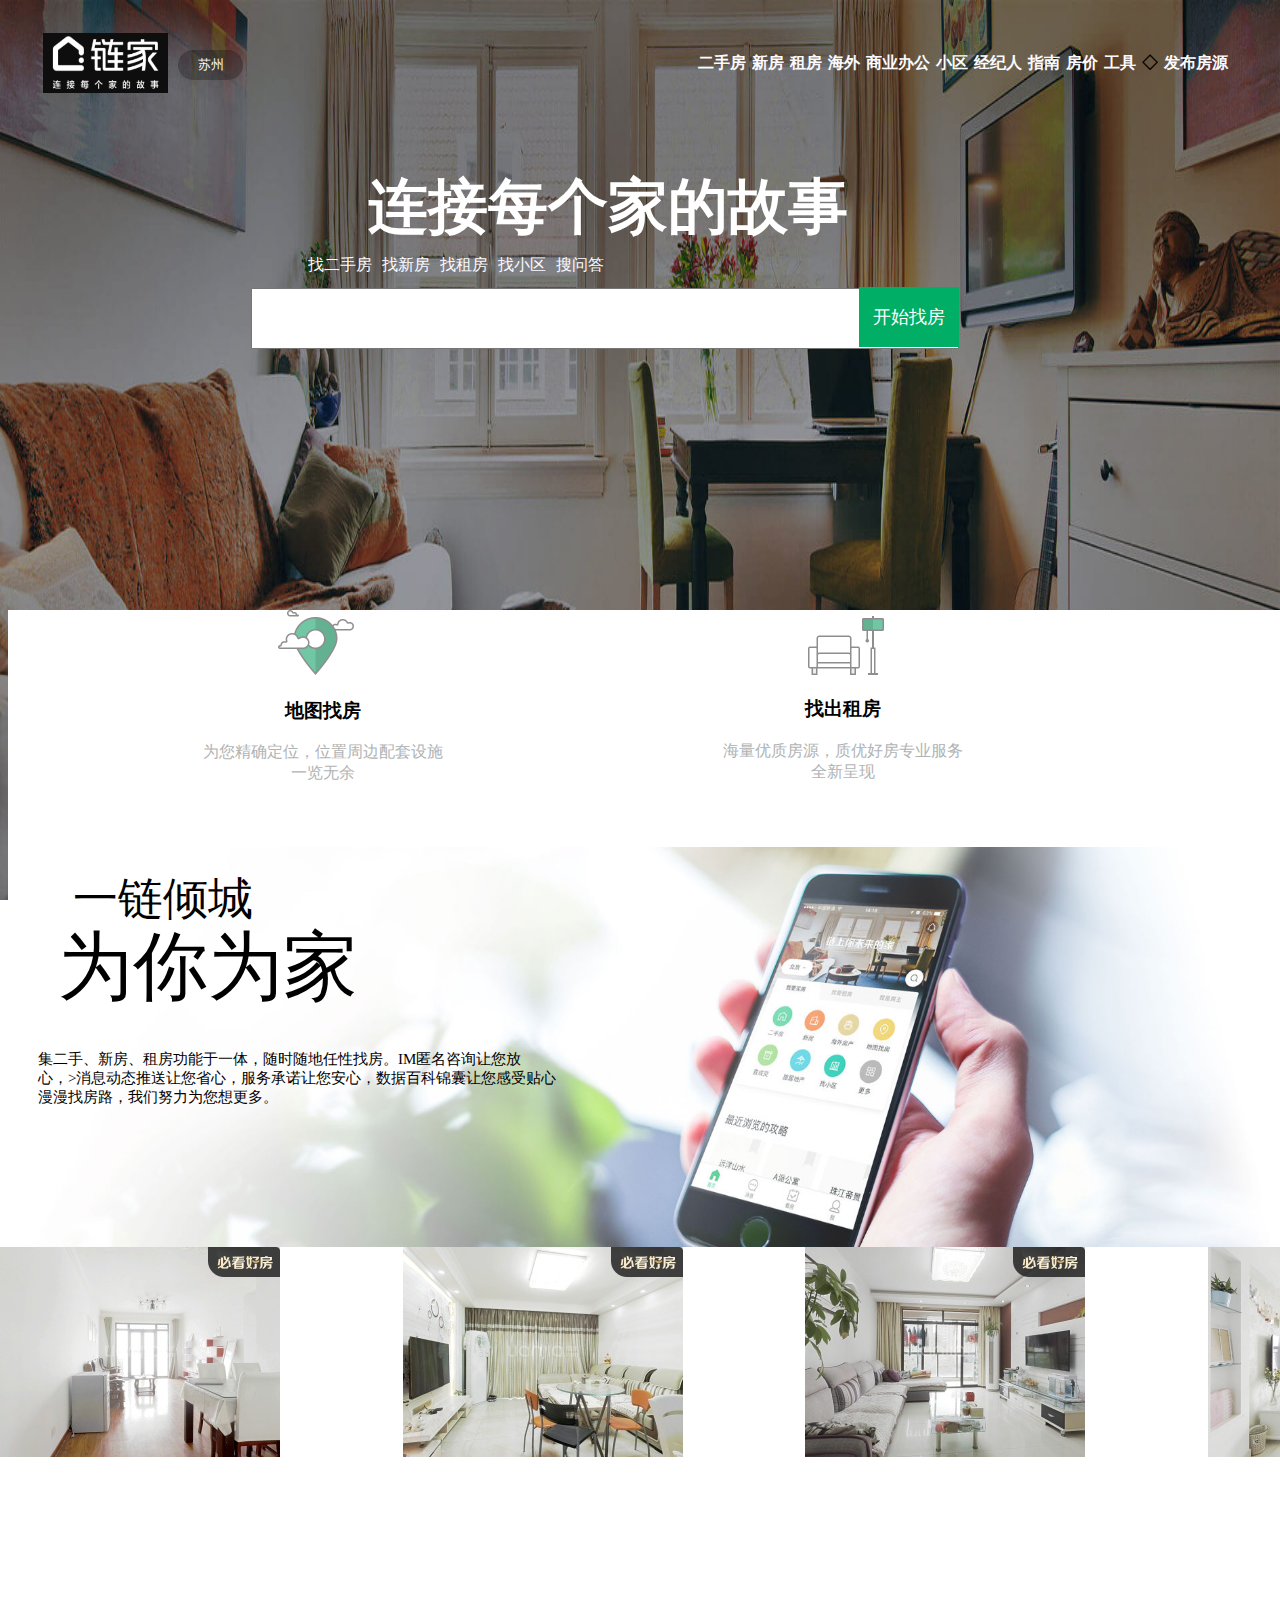
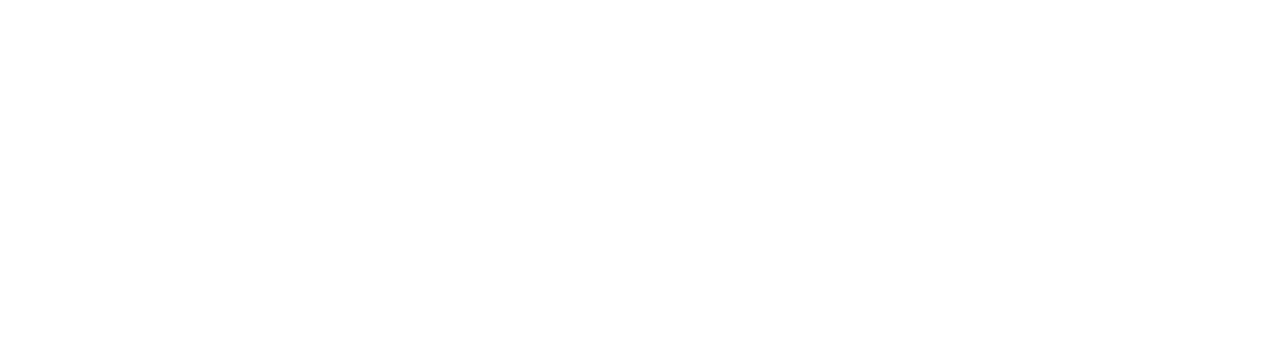
<file: lianjiawang.html>
<!DOCTYPE html>
<html lang="en">
<head>
  <meta charset="UTF-8">
  <title>苏州二手房_苏州房产网_苏州租房(苏州链家网</title>
  <link rel="stylesheet" href="dome/css/lianjiawangcss.css">
</head>
<style>
hengliebiao text4:hover{
  font-size: 15px;
  color: #d3545d;
}
</style>
<body>
<div class="beijingtu">
  <img class="ditu" src="img/背景底图.jpg">
  <img class="tubiao2" src="img/链家图标%20(2).png">
  </div>
<div class="hengliebiao" style="word-spacing:2px;">
  <ul id="liebiao"><b>
  <a class="" href="https://su.lianjia.com/ershoufang/" style="color: #fbfbff;text-decoration:none">二手房</a>
  <a class="" href="https://su.fang.lianjia.com/"style="color: #fbfbff;text-decoration:none">新房</a>
  <a class="" href="https://su.lianjia.com/zufang/"style="color: #fbfbff;text-decoration:none">租房</a>
  <a class="" href="https://us.lianjia.com"style="color: #fbfbff;text-decoration:none">海外</a>
  <a class="" href="https://shang.lianjia.com/su"style="color: #fbfbff;text-decoration:none">商业办公</a>
  <a class="" href="https://su.lianjia.com/xiaoqu/"style="color: #fbfbff;text-decoration:none">小区</a>
  <a class="" href="https://su.lianjia.com/jingjiren/"style="color: #fbfbff;text-decoration:none">经纪人</a>
  <a class="" href="https://su.lianjia.com/wenda/"style="color: #fbfbff;text-decoration:none">指南</a>
  <a class="" href="https://su.lianjia.com/fangjia/"style="color: #fbfbff;text-decoration:none">房价</a>
  <a class="" href="https://su.lianjia.com/tool.html" target="_blank"style="color: #fbfbff;text-decoration:none">工具</a>
  <span>◇</span>
  <a class="" href="https://su.lianjia.com/yezhu/" target="_blank"style="color: #fbfbff;text-decoration:none">发布房源</a>
</b></ul>
  <Button class="suzhou" >
    <a class="" href="https://su.lianjia.com/ershoufang/" style="color: #fbfbff; text-decoration:none">苏州</a>
  </Button>
<div class="text3">
    <ul style="color:#fbfbff;word-spacing:6px;">
      <a href="https://su.lianjia.com/ershoufang/" style="color: #fbfbff; text-decoration:none;">找二手房</a>
      <a href="https://su.fang.lianjia.com/" style="color: #fbfbff; text-decoration:none;">找新房</a>
      <a href="https://su.lianjia.com/zufang/" style="color: #fbfbff; text-decoration:none;">找租房</a>
      <a href="https://us.lianjia.com" style="color: #fbfbff; text-decoration:none;">找小区</a>
      <a href="https://shang.lianjia.com/su" style="color: #fbfbff; text-decoration:none;">搜问答</a>
    </ul>
</div>
</div>
<div class="ljbt">
<h1>连接每个家的故事</h1>
  <input class="shurukuang">
  <button class="anniu">开始找房</button></div>



<div class="tubiao">
  <img  class="dingweitu" src="img/定位.png">
  <img class="shafa" src="img/沙发.png">
  <div class="text1">
  <h3 ><b>地图找房</b></h3>
  <p style="color:#b0b3b4;">为您精确定位，位置周边配套设施<br>一览无余</p>
</div>
  <div class="text2">
    <h3><b>找出租房</b></h3>
    <p style="color:#b0b3b4;">海量优质房源，质优好房专业服务<br>全新呈现</p>
  </div>
</div>
<div class="shoujitu">
  <img src="img/bg-app.jpg"width="1300px"height="400px">
  <div class="fl">

  </div>

  <div class="biaoti">
    <h2>一链倾城</h2>
    <b><h1 style="font-size: 45">为你为家</h1></b>
    <p>
      集二手、新房、租房功能于一体，随时随地任性找房。IM匿名咨询让您放<br>心，>消息动态推送让您省心，服务承诺让您安心，数据百科锦囊让您感受贴心<br>漫漫找房路，我们努力为您想更多。
    </p>
  </div>
</div>

<div class="ershoufangtu">
<ul>
  <li><img src="img/左1.jpg"><span class="ab"></span></li>
  <li><img src="img/左2.jpg"><span class="b"></span></li>
  <li><img src="img/左3.jpg"><span class="c"></span></li>
  <li><img src="img/左4.jpg"><span class="d"></span></li>
</ul>
</div>
</body>
</html>
</file>
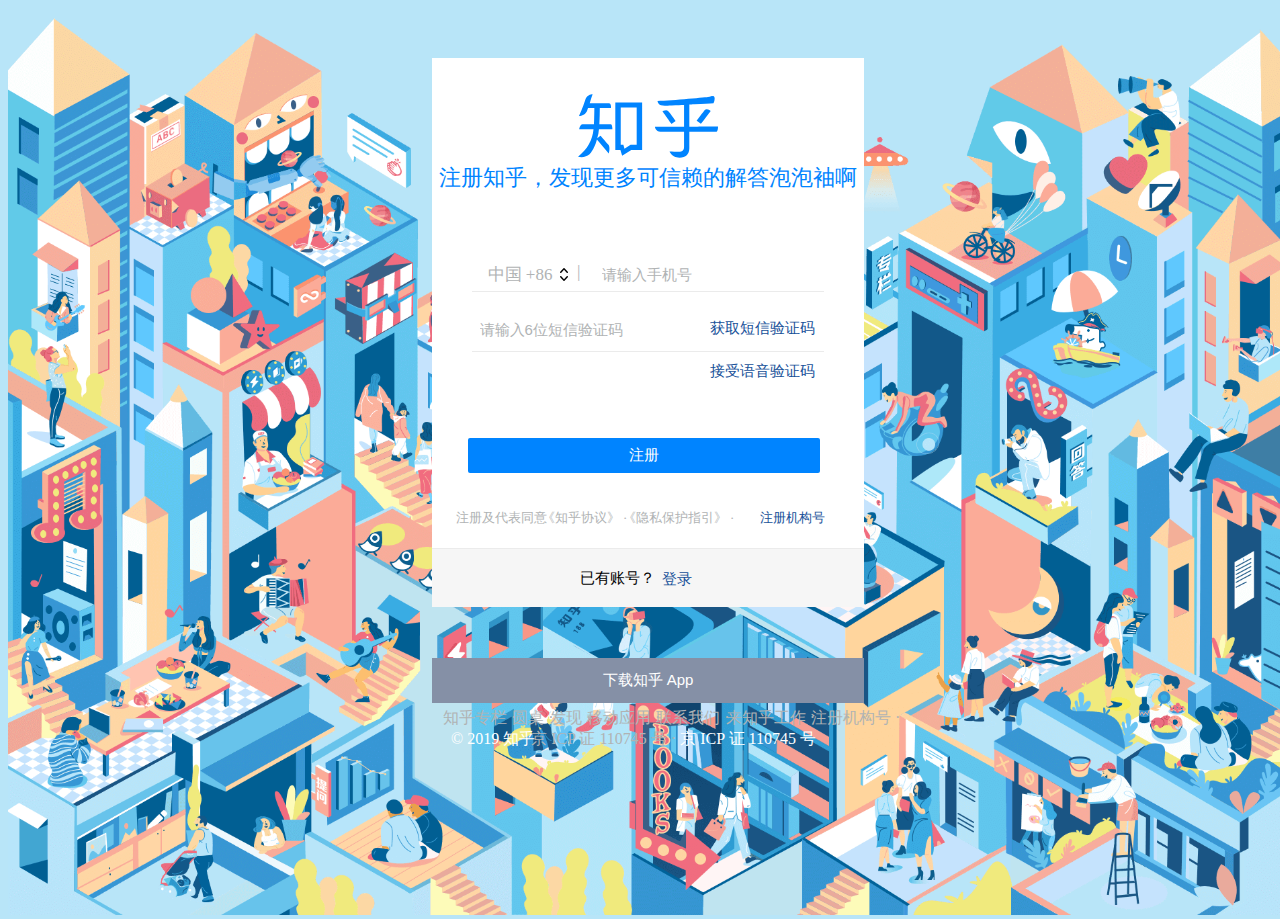
<file: zhihu.html>
<!DOCTYPE html>
<html lang="en">
<head>
    <meta charset="UTF-8">
    <title>知乎_有问题，上知乎！</title>
</head>
<link rel="stylesheet" href="css/zhihu.css">
<style>
  a {
    text-decoration: none;
    margin-left: -8px;
    color:#b0b3b4;
  }
  a:after{
    content: " \B7 ";
    white-space: pre;
    display: inline-block;
  }
</style>
<body class="quanbu">
<div class="beijingtu1">
<img src="img/zhihu/知乎背景图.png" width="1290px">
</div>
<div class="SignFlowHomePage-content">
<div class="Card signContainer-content">
  <div class="SignFlowHeader" style="padding-bottom: 5px">
    <svg viewBox="0 0 200 91"
         class="Icon ZhihuLogo ZhihuLogo--blue Icon--logo"
         style="height:65.625px;width:140px" width="140" height="65.625" aria-hidden="true">
      <title></title>
      <g><path d="M53.29 80.035l7.32.002 2.41 8.24 13.128-8.24h15.477v-67.98H53.29v67.978zm7.79-60.598h22.756v53.22h-8.73l-8.718 5.473-1.587-5.46-3.72-.012v-53.22zM46.818 43.162h-16.35c.545-8.467.687-16.12.687-22.955h15.987s.615-7.05-2.68-6.97H16.807c1.09-4.1 2.46-8.332 4.1-12.708 0 0-7.523 0-10.085 6.74-1.06 2.78-4.128 13.48-9.592 24.41 1.84-.2 7.927-.37 11.512-6.94.66-1.84.785-2.08 1.605-4.54h9.02c0 3.28-.374 20.9-.526 22.95H6.51c-3.67 0-4.863 7.38-4.863 7.38H22.14C20.765 66.11 13.385 79.24 0 89.62c6.403 1.828 12.784-.29 15.937-3.094 0 0 7.182-6.53 11.12-21.64L43.92 85.18s2.473-8.402-.388-12.496c-2.37-2.788-8.768-10.33-11.496-13.064l-4.57 3.627c1.363-4.368 2.183-8.61 2.46-12.71H49.19s-.027-7.38-2.372-7.38zm128.752-.502c6.51-8.013 14.054-18.302 14.054-18.302s-5.827-4.625-8.556-1.27c-1.874 2.548-11.51 15.063-11.51 15.063l6.012 4.51zm-46.903-18.462c-2.814-2.577-8.096.667-8.096.667s12.35 17.2 12.85 17.953l6.08-4.29s-8.02-11.752-10.83-14.33zM199.99 46.5c-6.18 0-40.908.292-40.953.292v-31.56c1.503 0 3.882-.124 7.14-.376 12.773-.753 21.914-1.25 27.427-1.504 0 0 3.817-8.496-.185-10.45-.96-.37-7.24 1.43-7.24 1.43s-51.63 5.153-72.61 5.64c.5 2.756 2.38 5.336 4.93 6.11 4.16 1.087 7.09.53 15.36.277 7.76-.5 13.65-.76 17.66-.76v31.19h-41.71s.88 6.97 7.97 7.14h33.73v22.16c0 4.364-3.498 6.87-7.65 6.6-4.4.034-8.15-.36-13.027-.566.623 1.24 1.977 4.496 6.035 6.824 3.087 1.502 5.054 2.053 8.13 2.053 9.237 0 14.27-5.4 14.027-14.16V53.93h38.235c3.026 0 2.72-7.432 2.72-7.432z" fill-rule="evenodd">
      </path></g></svg>
    <div class="SigFlowHeader-slogen">
      注册知乎，发现更多可信赖的解答泡泡袖啊
    </div>
  </div>
  <div class="SignContainer-inner">
    <div class="Register" data-za-detail-view-path-module="SignUpFrom"></div>
    <form novalidate>
      <div class="SignFlow-account">
        <div class="SignFlow-supportedCounteriesSelectContainer">中国 +86<!--中国+86--></div>
        <span class="SignFlow-accountSeperator">&#124;</span><!--分隔符-->
        <svg class="Zi Zi--Select Select-arrow" fill="currentColor" viewBox="0 0 24 24" width="24" height="24"><path d="M12 16.183l2.716-2.966a.757.757 0 0 1 1.064.001.738.738 0 0 1 0 1.052l-3.247 3.512a.758.758 0 0 1-1.064 0L8.22 14.27a.738.738 0 0 1 0-1.052.758.758 0 0 1 1.063 0L12 16.183zm0-9.365L9.284 9.782a.758.758 0 0 1-1.064 0 .738.738 0 0 1 0-1.052l3.248-3.512a.758.758 0 0 1 1.065 0L15.78 8.73a.738.738 0 0 1 0 1.052.757.757 0 0 1-1.063.001L12 6.818z" fill-rule="evenodd"></path></svg>
        <input class="SignFlowInput SignFlow-accountInputContainer" value="请输入手机号"><!--手机号-->
          </div>
</div>
      <div class="Register-SMSInput"><!--短信验证码，接受语音-->

        <div class="SignFlow signFlow-smsInrutContainer"><!--短信验证-->
          <div><input type="button" class="button1" value="获取短信验证码" onclick="window.location.href('https://www.jianshu.com/p/89e3dc0564b2')"></div><!--获取短信验证码-->
          <input class="joinus" value="请输入6位短信验证码">
          <div class="shangxia"><path d="M12 16.183l2.716-2.966a.757.757 0 0 1 1.064.001.738.738 0 0 1 0 1.052l-3.247 3.512a.758.758 0 0 1-1.064 0L8.22 14.27a.738.738 0 0 1 0-1.052.758.758 0 0 1 1.063 0L12 16.183zm0-9.365L9.284 9.782a.758.758 0 0 1-1.064 0 .738.738 0 0 1 0-1.052l3.248-3.512a.758.758 0 0 1 1.065 0L15.78 8.73a.738.738 0 0 1 0 1.052.757.757 0 0 1-1.063.001L12 6.818z" fill-rule="evenodd"></path></div>
          <div><input class="button3" type="button" value="接受语音验证码" onclick="window.location.href('http://www.baidu.cpm')"></div>
          <div class="regsiter"><a href="https://www.jianshu.com/p/89e3dc0564b2"><input  type="button" value="注册" class="button4"></a></div>
          <div class="guild">
            <span>注册及代表同意</span>
            <a class="zhihuxieyi" href="https://www.jianshu.com/p/89e3dc0564b2">《知乎协议》</a>
            <a class="yinsi" href="https://www.baidu.com/">《隐私保护指引》</a>
            <button class="service" type="button">注册机构号</button>
          </div>

        </div>
      </div>
    </form><div class="loginbar1">
  <span class="zhanghao ">已有账号？</span>
  <input class="button5" type="button" value="登录" onclick="window.location.href('https://www.jianshu.com/p/89e3dc0564b2')"></input>
</div>
</div>
<button type="button" class="Button SignFlowHomepage-downloadBtn" value="下载知乎App">下载知乎 App</button>
  </div>
<div class="bottombox">
  <footer class="SignFlowHomepage-footer">
    <div class="ZhihuiLinks">
      <a target="_blank" rel="noopener noreferrer" href="https://zhuanlan.zhihu.com">知乎专栏</a>
      <a target="_blank" rel="noopener noreferrer" href="/roundtable">圆桌</a>
      <a target="_blank" rel="noopener noreferrer" href="/explore">发现</a>
      <a target="_blank" rel="noopener noreferrer" href="/app">移动应用</a>
      <a target="_blank" rel="noopener noreferrer" href="/contact">联系我们</a>
      <a target="_blank" rel="noopener noreferrer" href="https://app.mokahr.com/apply/zhihu">来知乎工作</a>
      <a target="_blank" rel="noopener noreferrer" href="/org/signup">注册机构号</a>
    </div>
    <div class="zhihuiright">
      <span>
        ©
        2019
         知乎
      </span>
      <a target="_blank" rel="noopener noreferrer" href="http://www.miibeian.gov.cn/">京 ICP 证 110745 号</a>
      京 ICP 证 110745 号

    </div>
    <div class="ZhihuiReports"></div>
    <div class="ZhihuiIntegrity"></div>
  </footer>
</div>
</body>
</html>
</file>
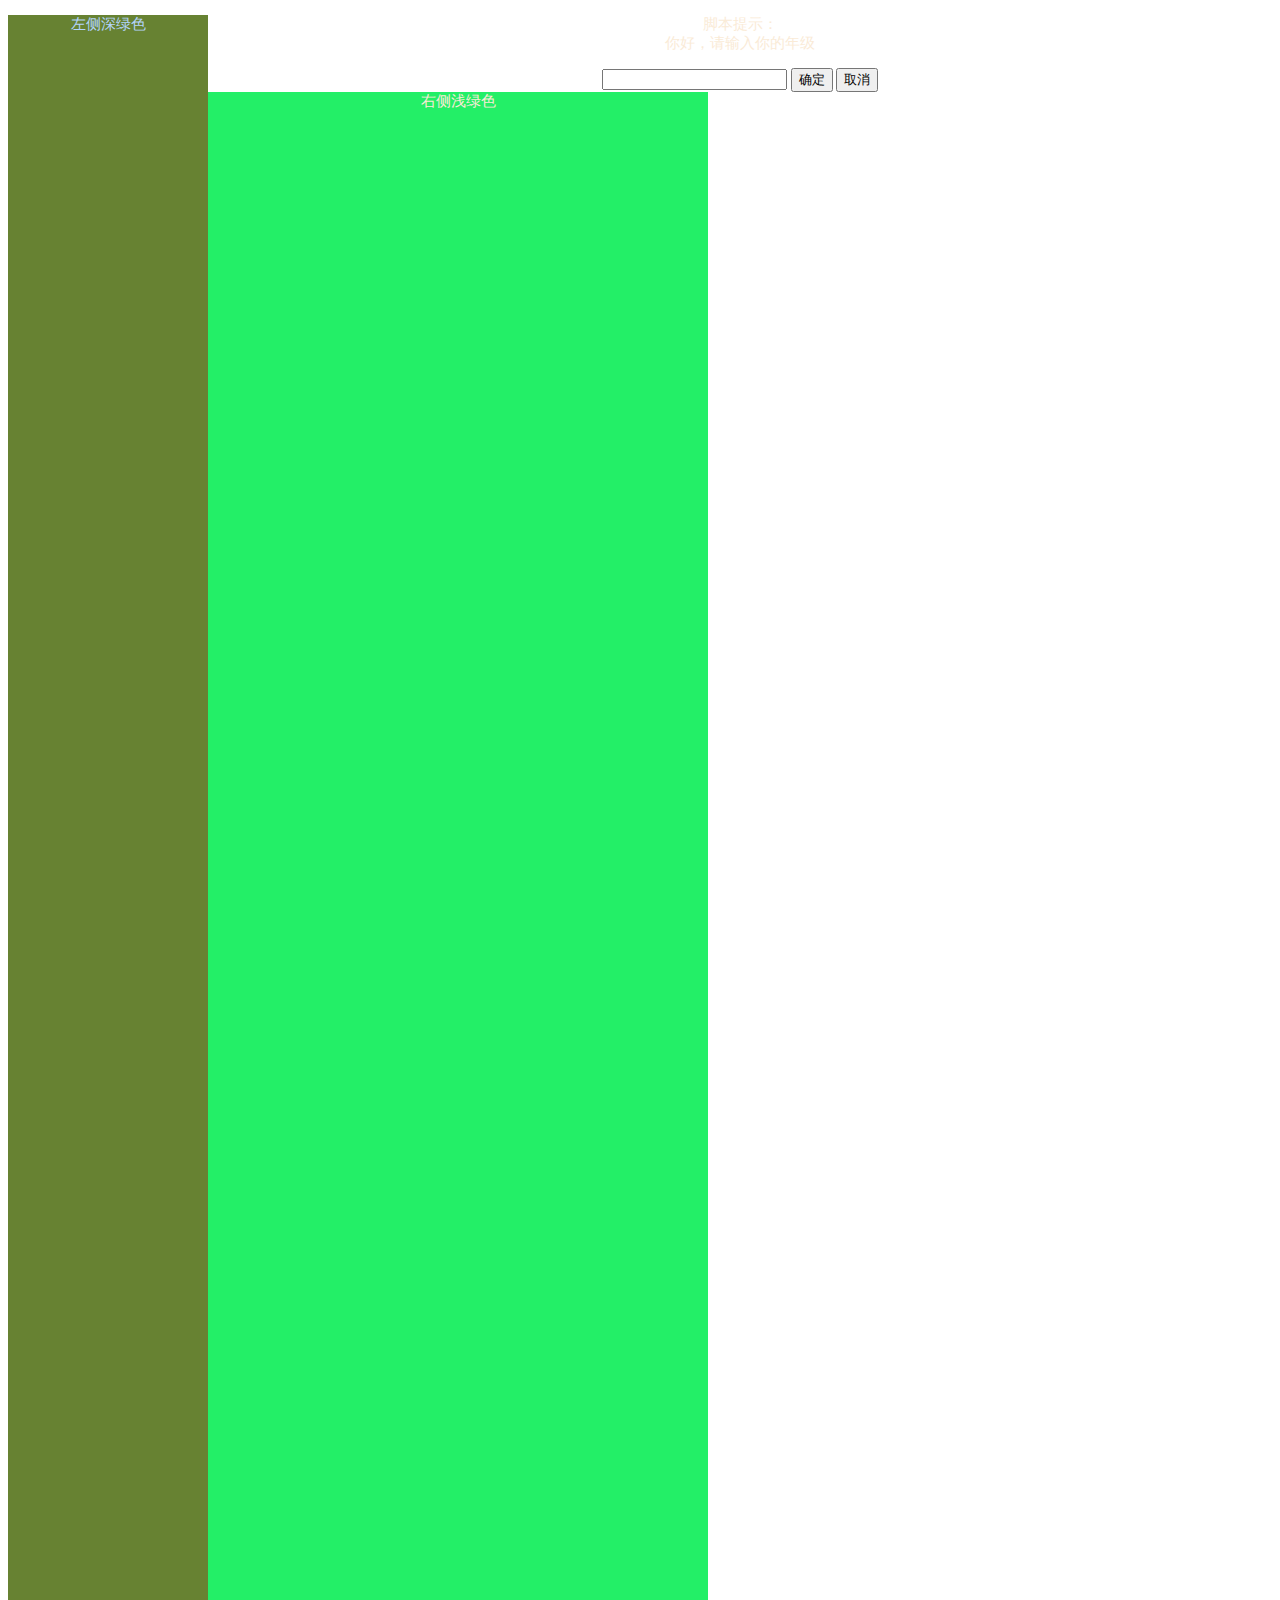
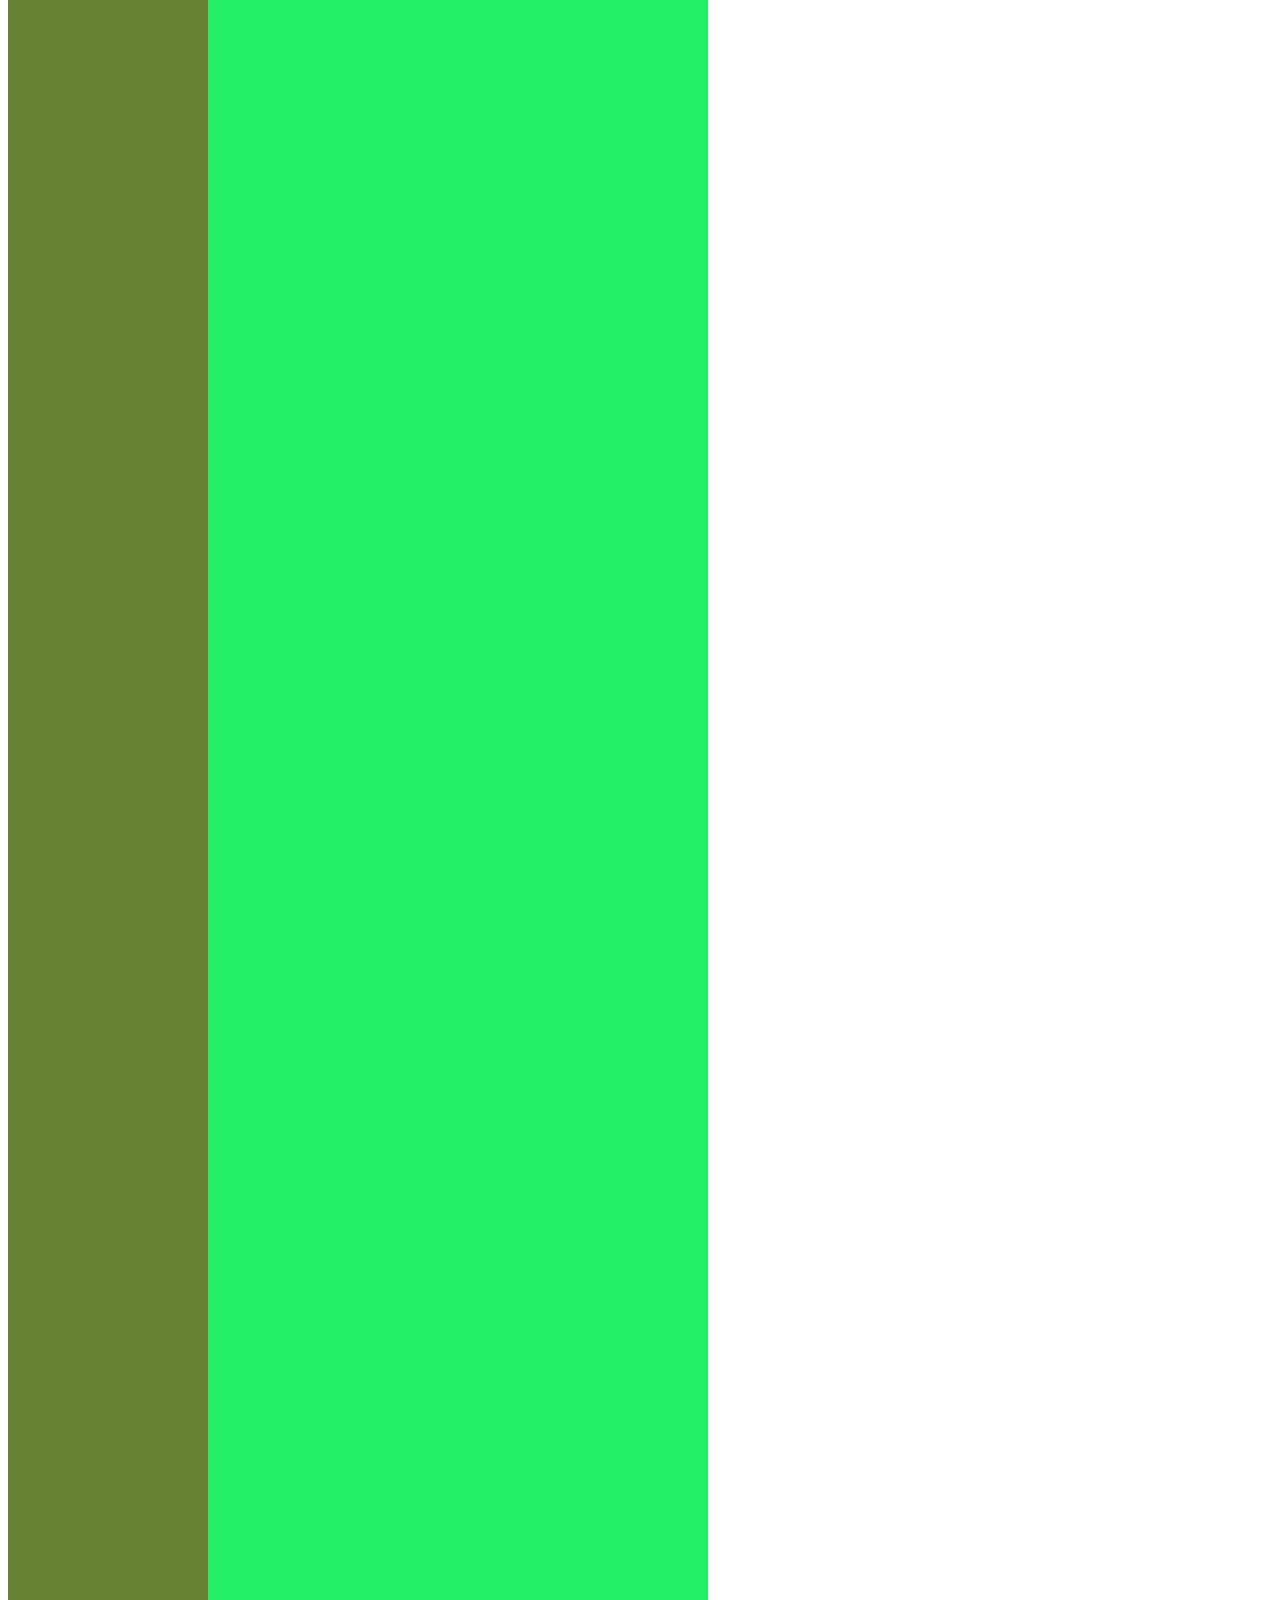
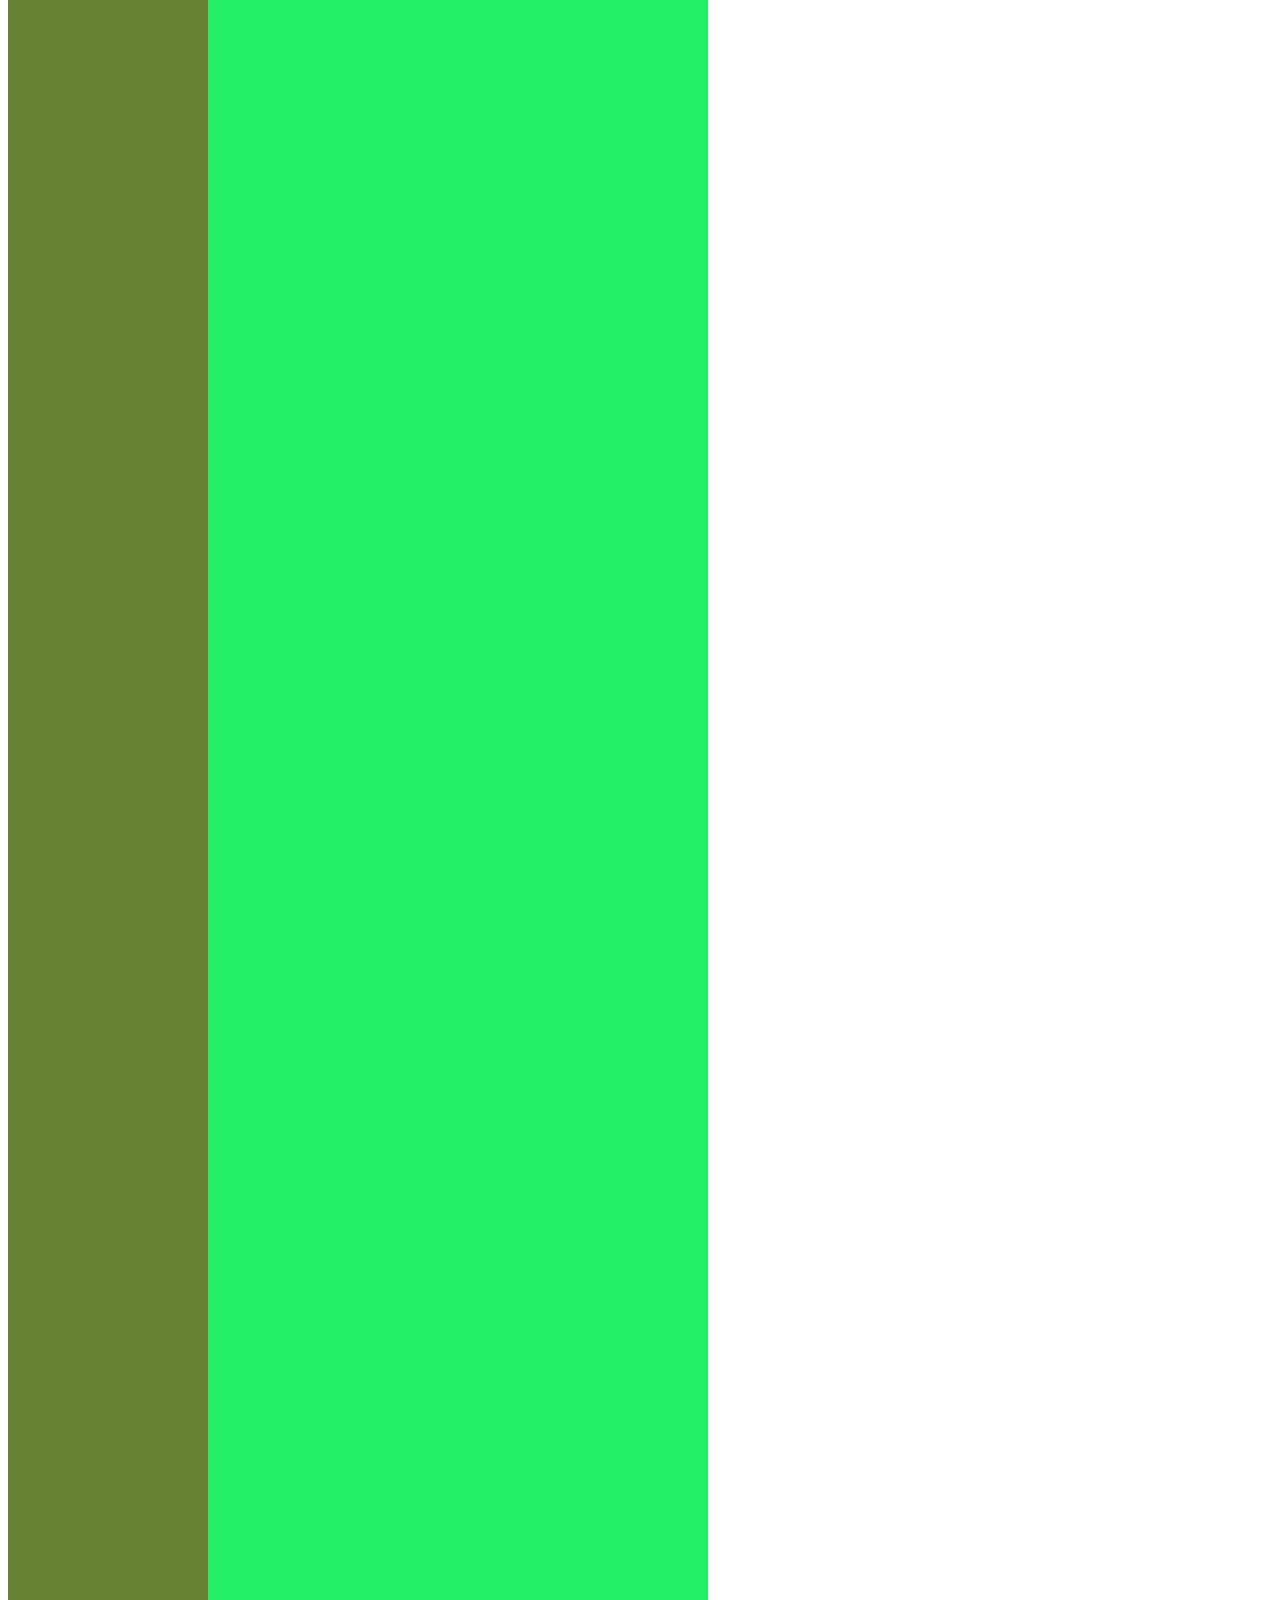
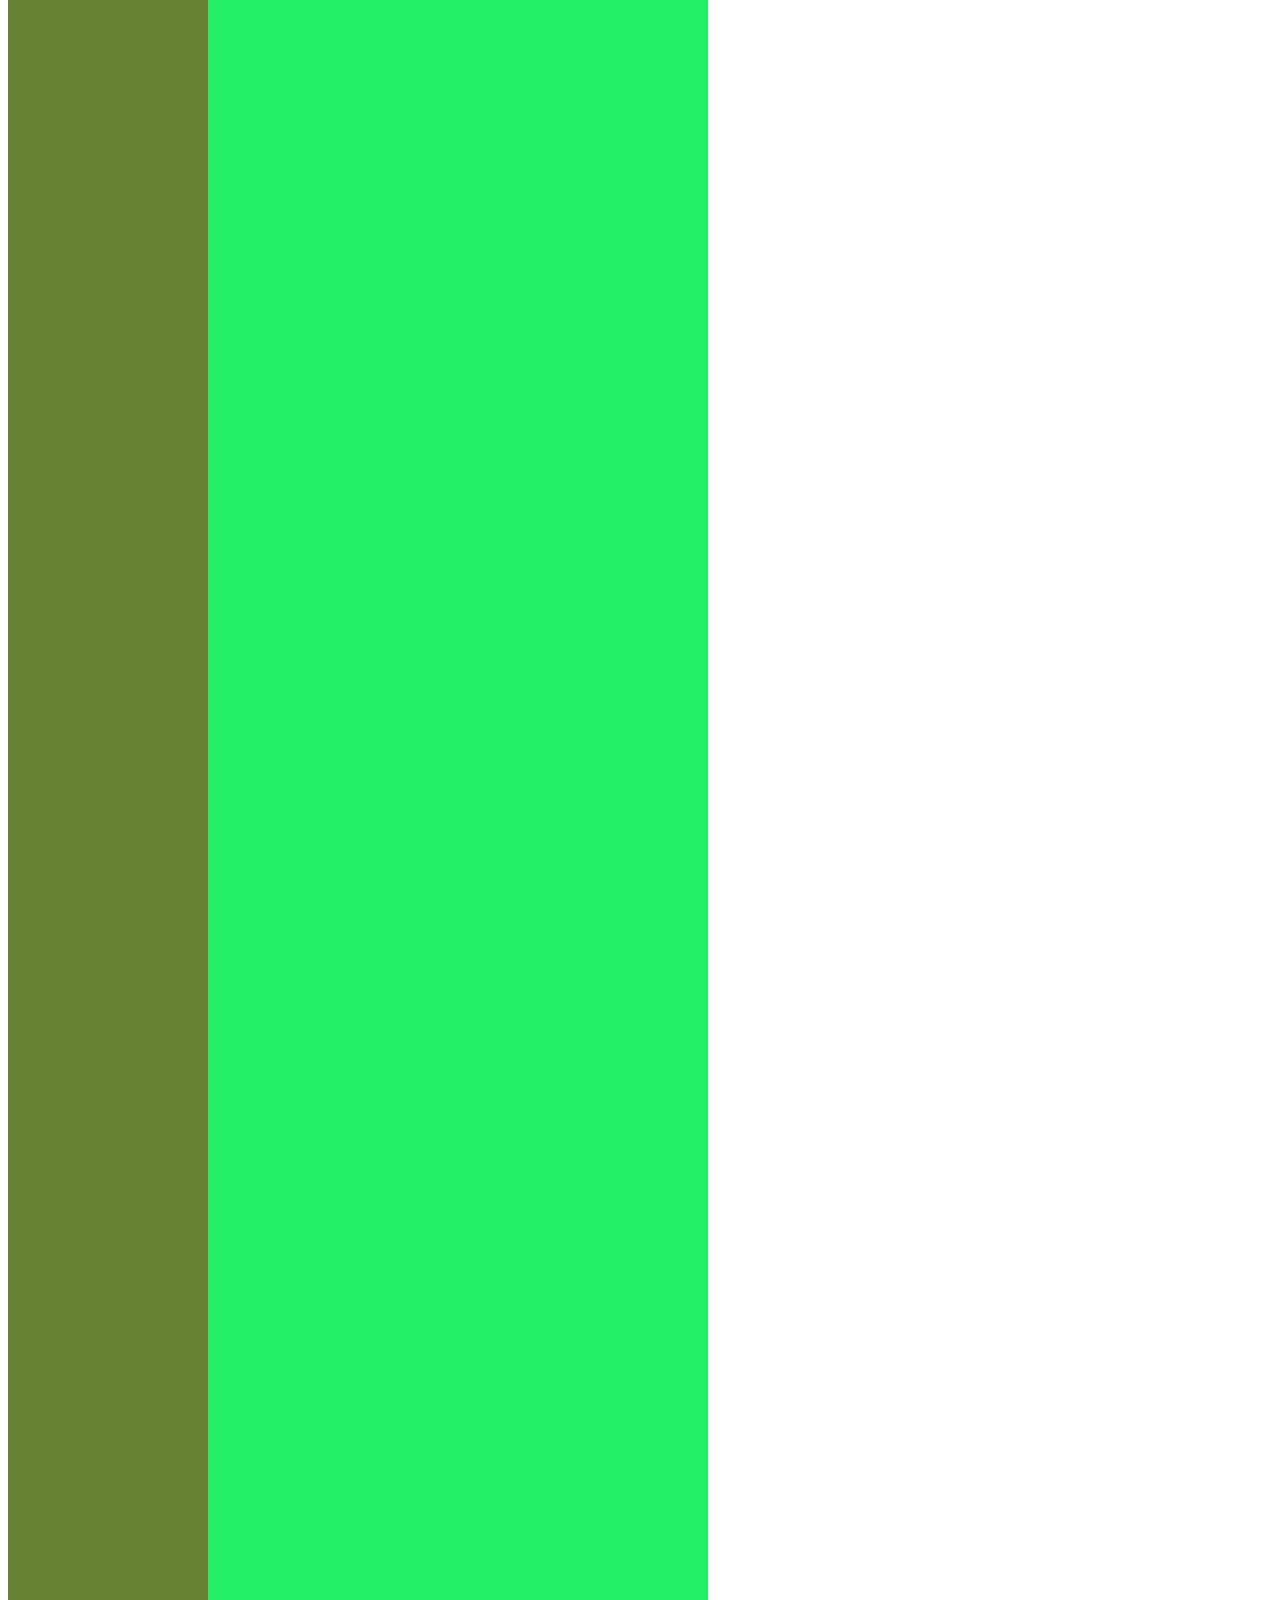
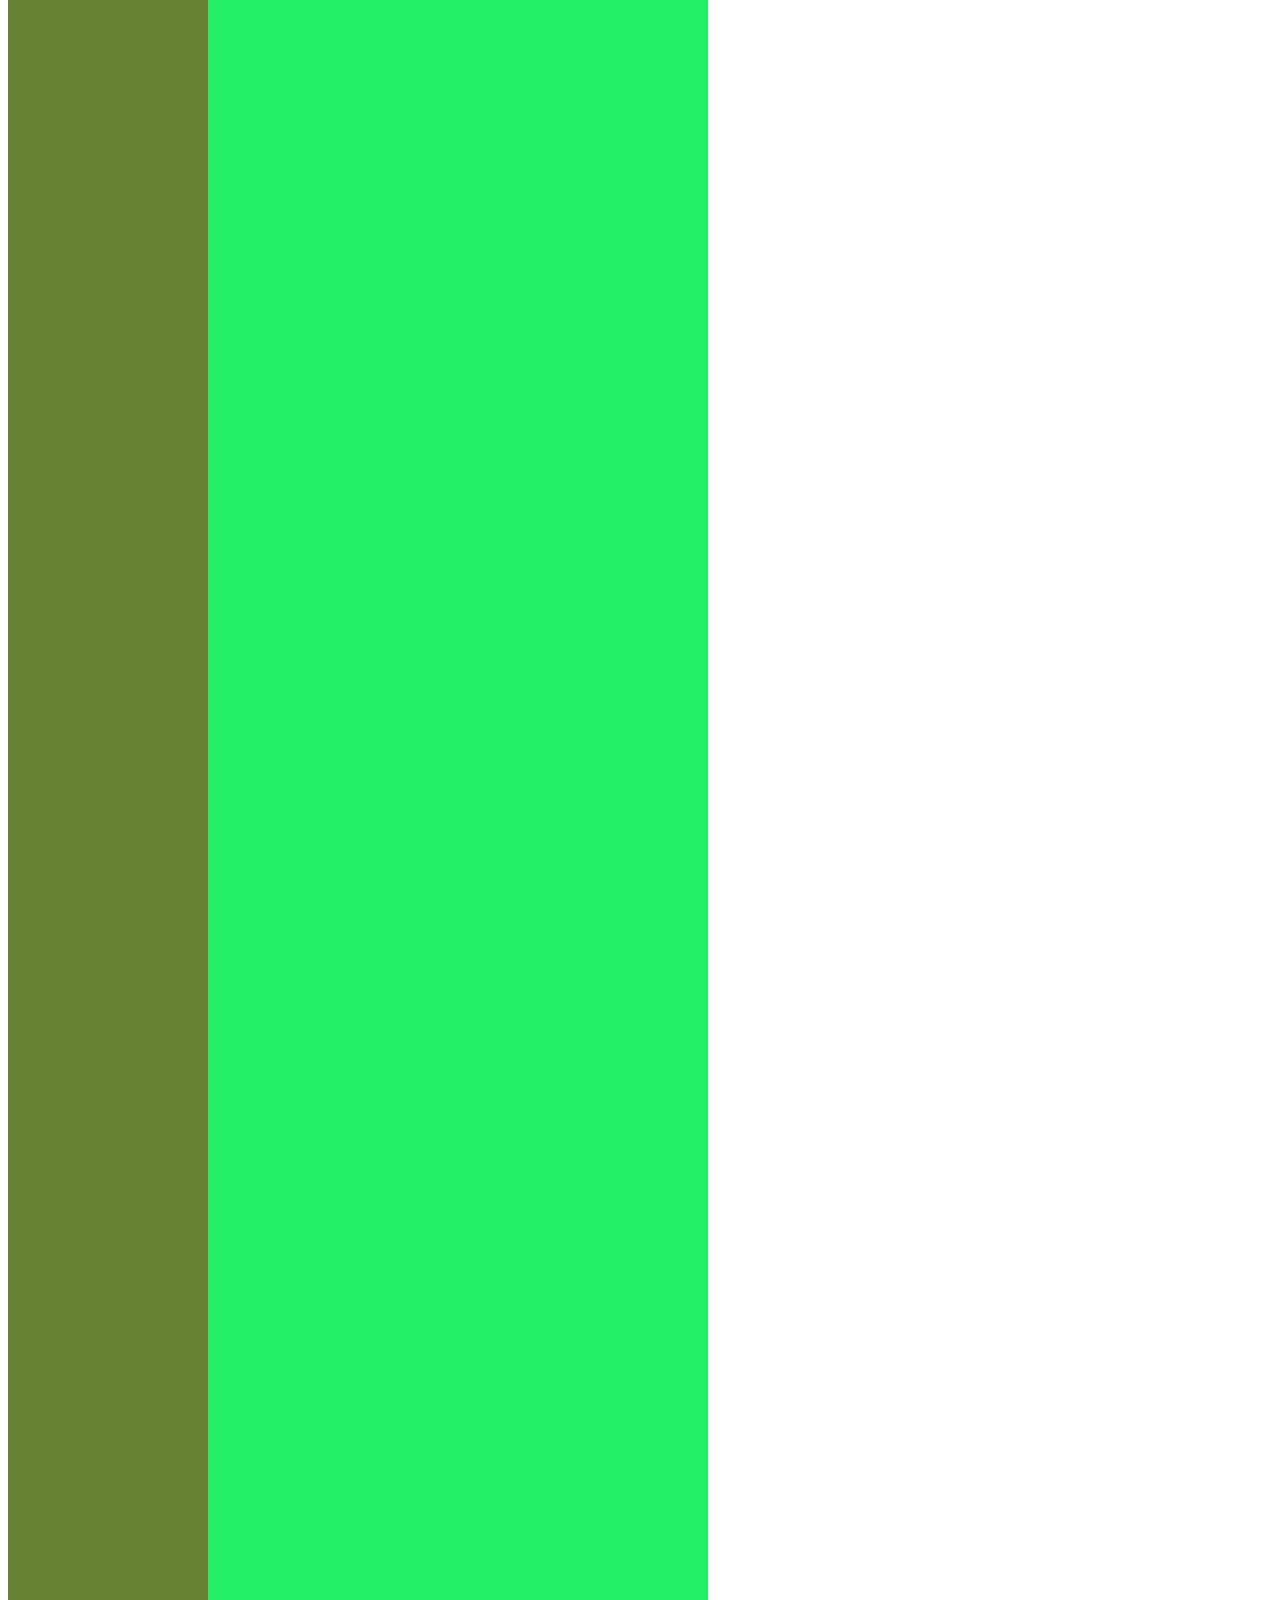
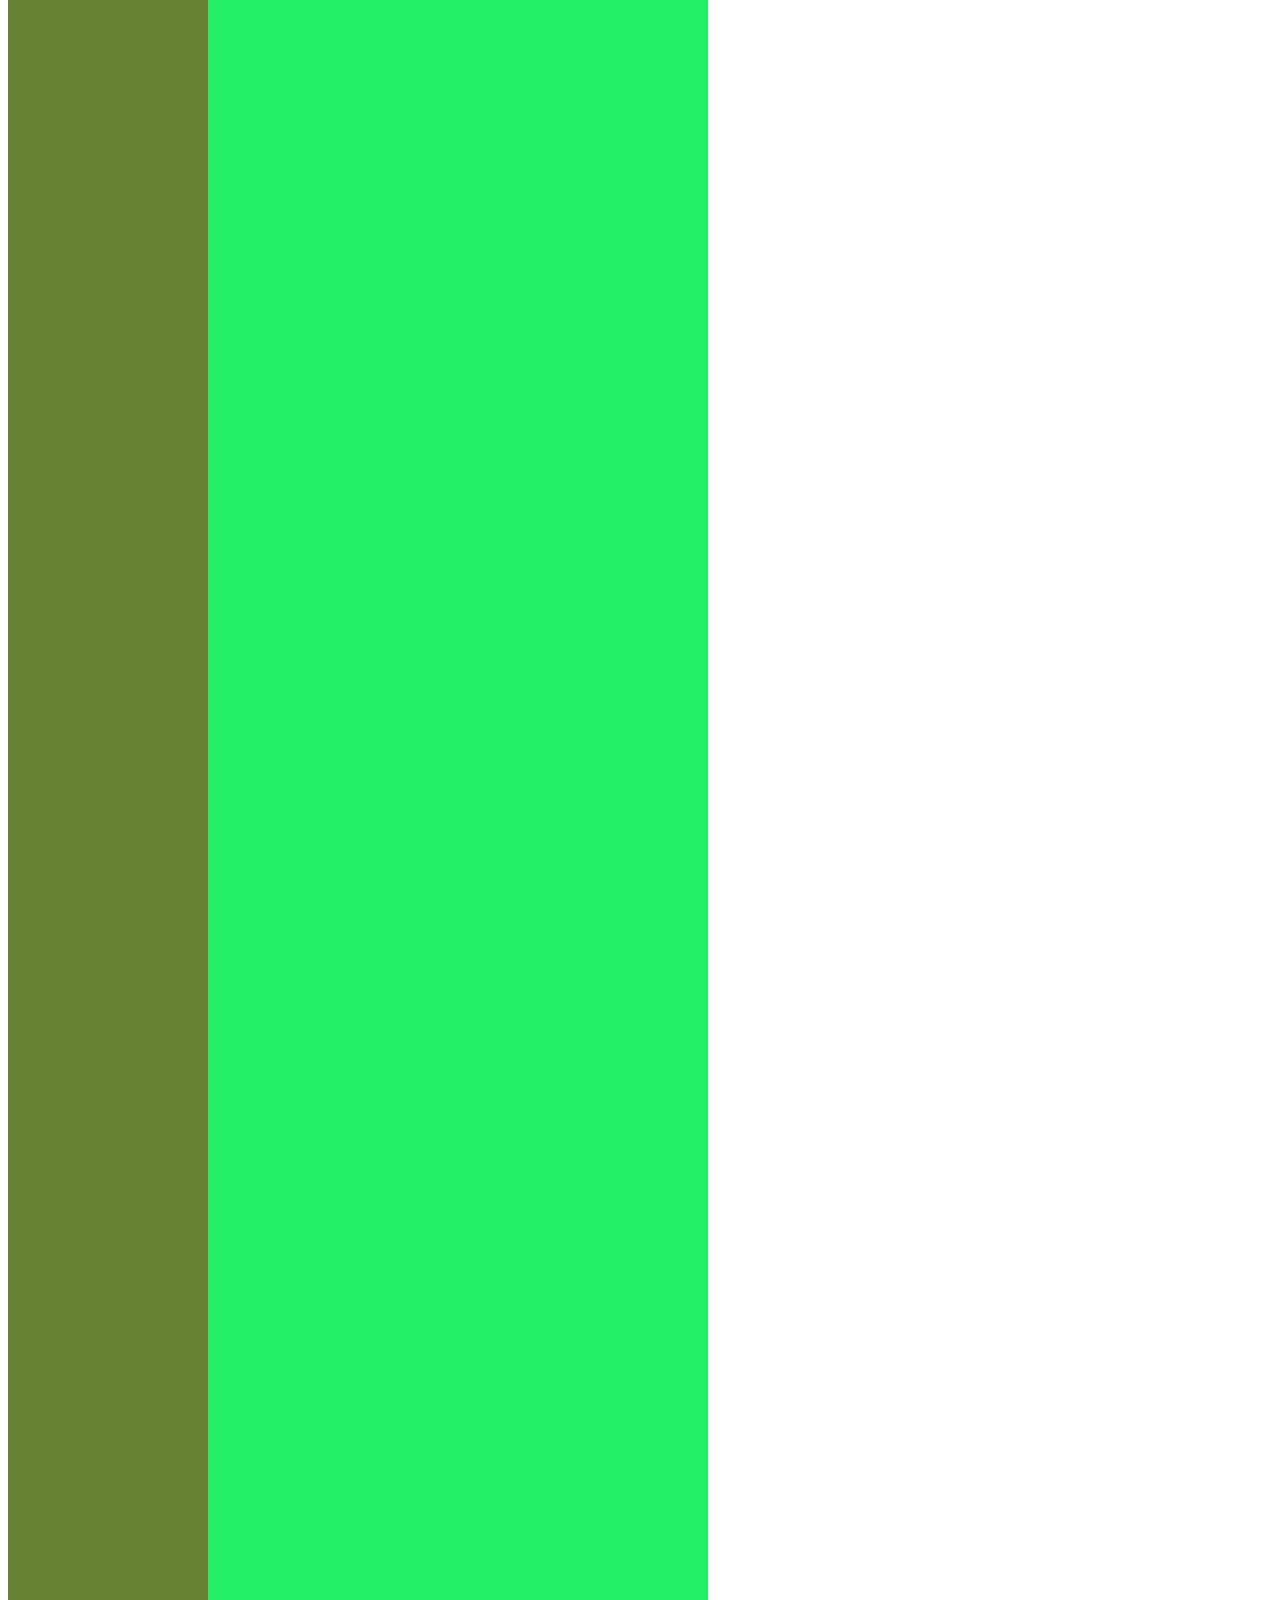
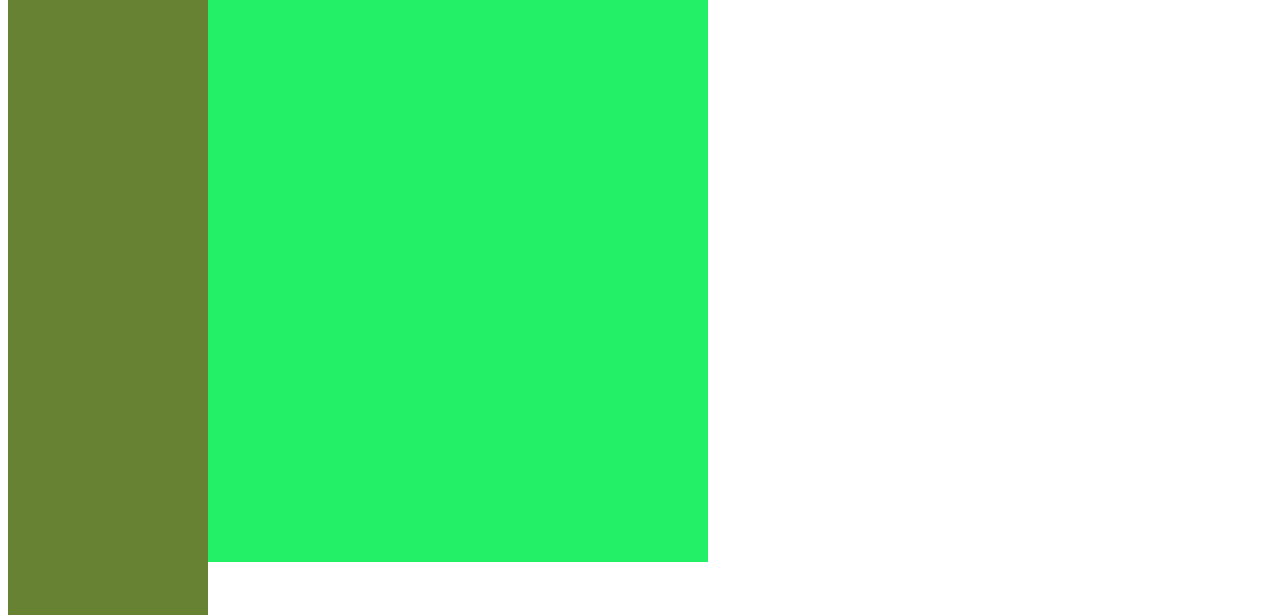
<file: demo/Adaptive height.html>
<!DOCTYPE html>
<html lang="en">
<head>
    <meta charset="UTF-8">
    <title>Title</title>
</head>
<style>
    <span  style="font-famliy: Comic Sans MS;font-size:1400px"> all{overflow: hidden;}
    .left{
        width:200px;
        height:200px;
        float:left;
        background-color:#678232;
        overflow: hidden;
        margin-bottom: -10000px;
        padding-bottom: 10000px;
        color: #b3d4fc;
    }
    .right {
        width: 500px;
        height: 70px;
        float: left;
        background-color: #23ef67;
        overflow: hidden;
        margin-bottom: -10000px;
        padding-bottom: 10000px;
    }
    .centre{
        width: 500px;
        height: 1000px;
        float:left;
        background-color: red;
        overflow: hidden;
        margin-bottom: -10000px;
        padding-bottom: 10000px;
    }
    .father{
        color: antiquewhite;
        text-align: center;
    }
    </span>}
</style>
<body>
<span class="father" style="font-family: 'Comic Sans MS';font-size: 15px">
    <div class="all">
<div class="left" >
    左侧深绿色
</div>

        <div class="promt" >
          <var type="promt"></var>
          <p>脚本提示：<br>
          你好，请输入你的年级
          </p>
          <input class="nianji">
            <button>确定</button>
            <button>取消</button>

<script type="text/javascript" src="../js/nianji.js">document.write()</script>
          <script>
            var age =promt('您好，请输入你的年级',"");
            document.write('<p>hello world</p>');
          </script>
        </div>

<div class="right">
    右侧浅绿色
</div>


</span>
</body>
<style></style>
</html>
</file>
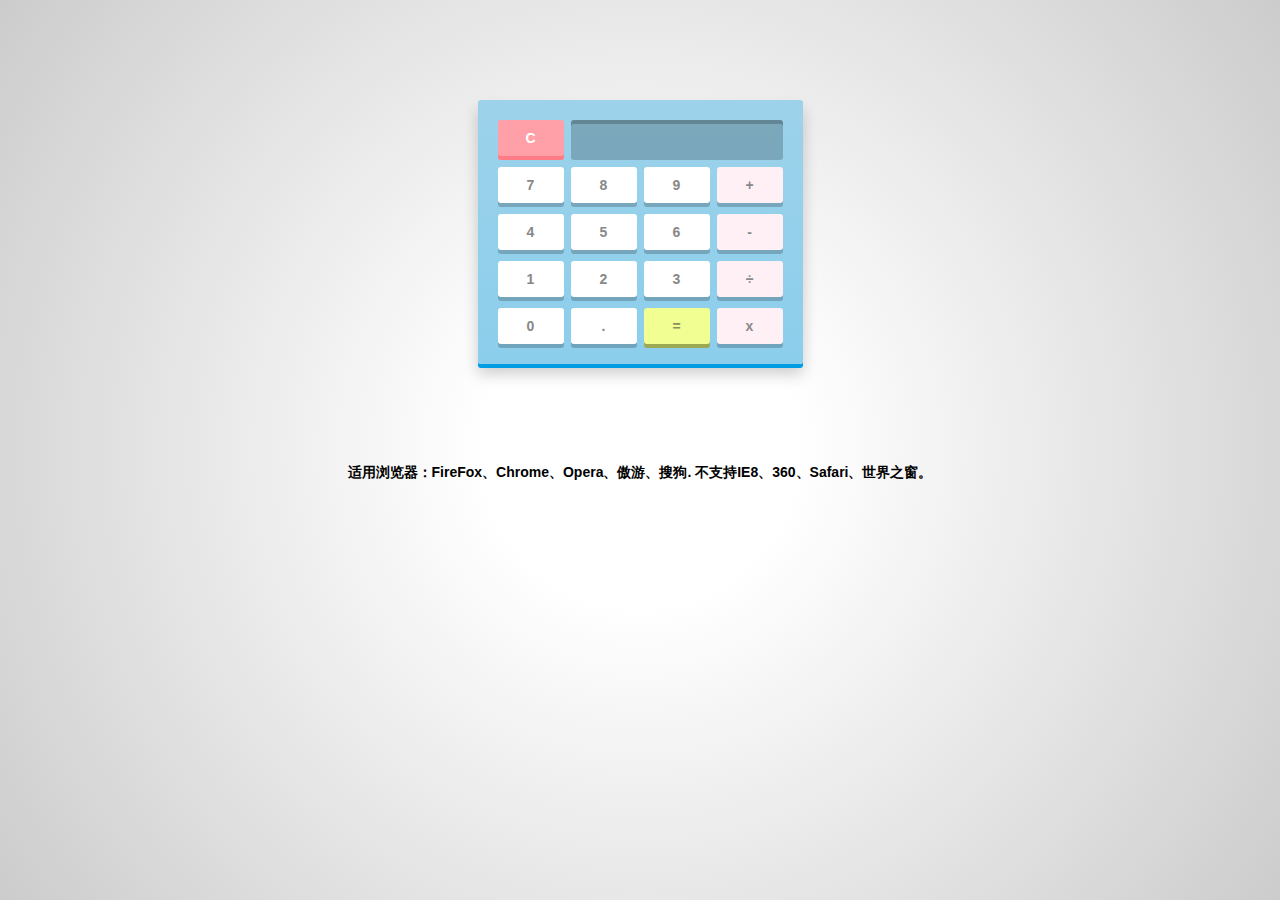
<file: demo/test.html>
<!DOCTYPE html>
<html>
<head>
<meta charset="utf-8">
<title></title>
<link rel="stylesheet" href="css/zzsc.css">
</head>
<body>
<div id="calculator">
	<!-- Screen and clear key -->
	<div class="top">
		<span class="clear">C</span>
		<div class="screen"></div>
	</div>
	
	<div class="keys">
		<!-- operators and other keys -->
		<span>7</span>
		<span>8</span>
		<span>9</span>
		<span class="operator">+</span>
		<span>4</span>
		<span>5</span>
		<span>6</span>
		<span class="operator">-</span>
		<span>1</span>
		<span>2</span>
		<span>3</span>
		<span class="operator">÷</span>
		<span>0</span>
		<span>.</span>
		<span class="eval">=</span>
		<span class="operator">x</span>
	</div>
</div>
<script src="js/zzsc.js" type="text/javascript" type="text/javascript"></script>

<div style="text-align:center;clear:both">
<p>适用浏览器：FireFox、Chrome、Opera、傲游、搜狗. 不支持IE8、360、Safari、世界之窗。</p><br>
</div>
</body>
</html>
</file>
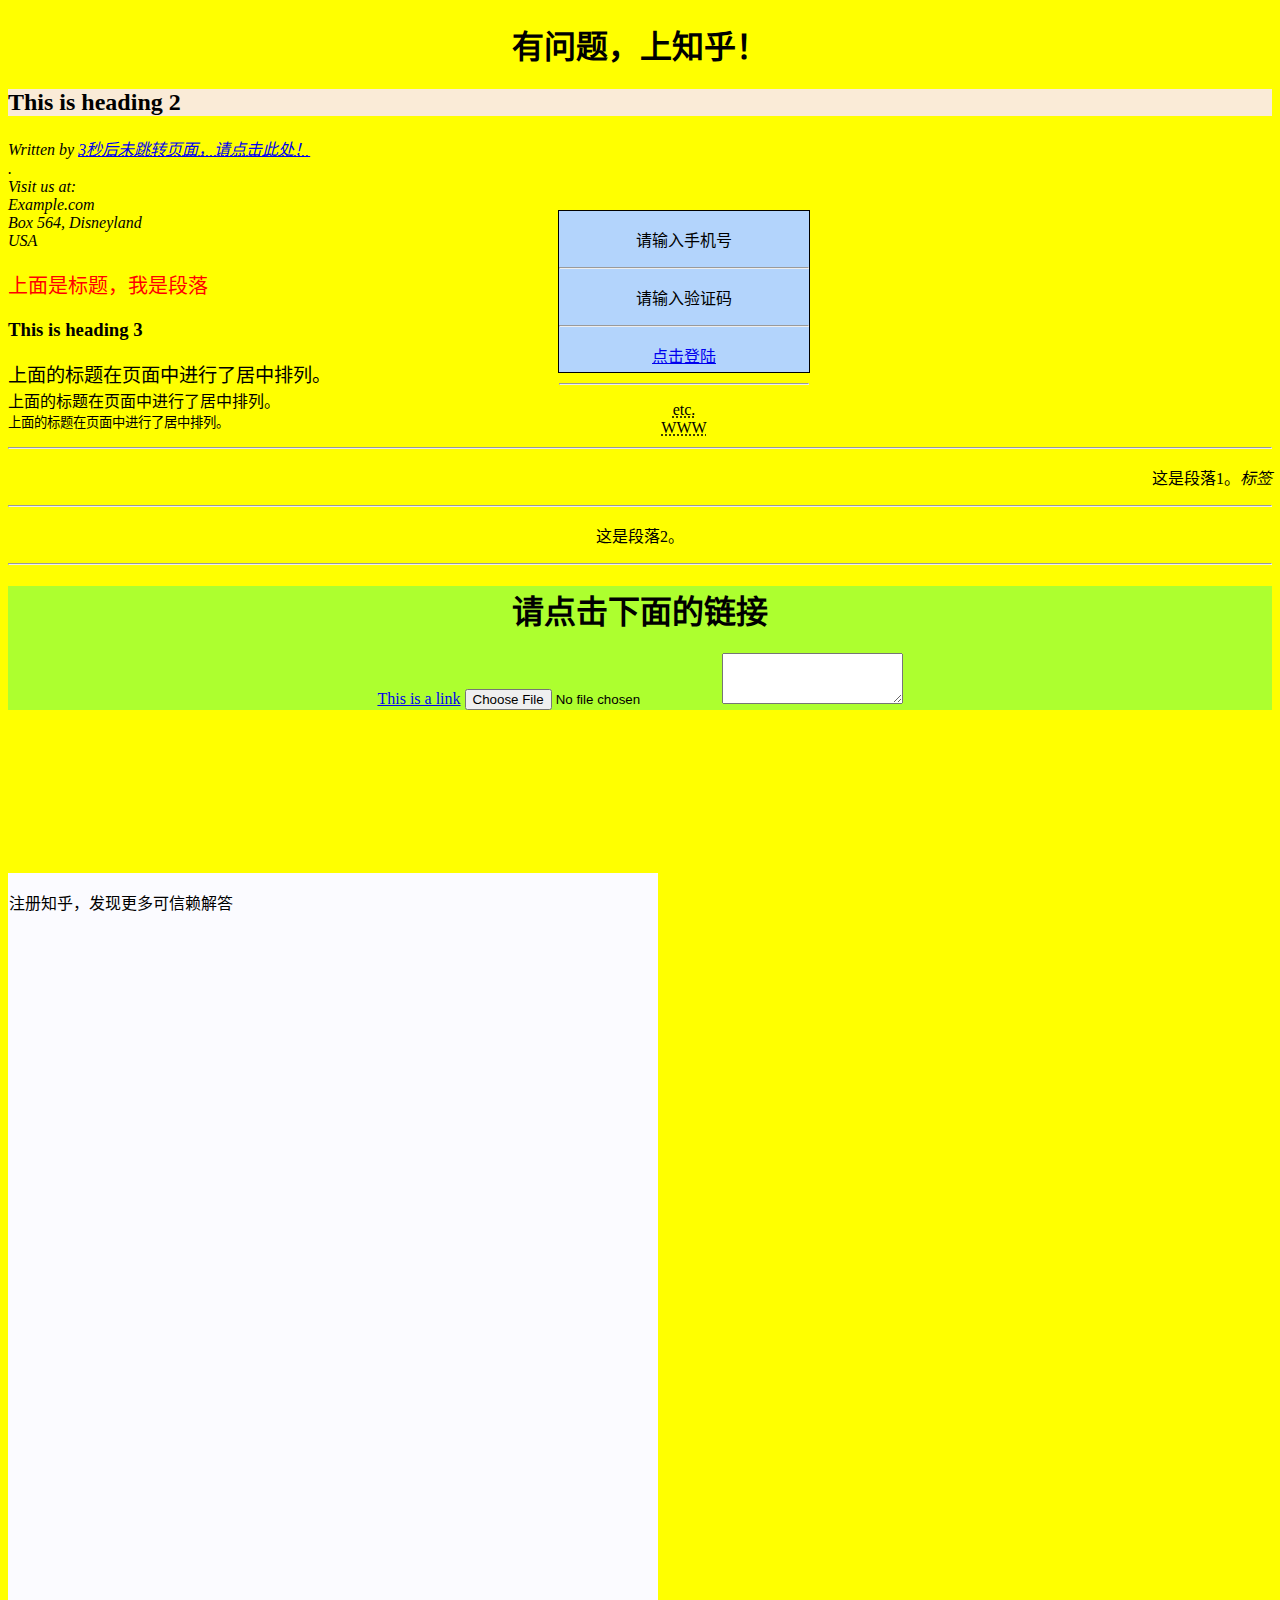
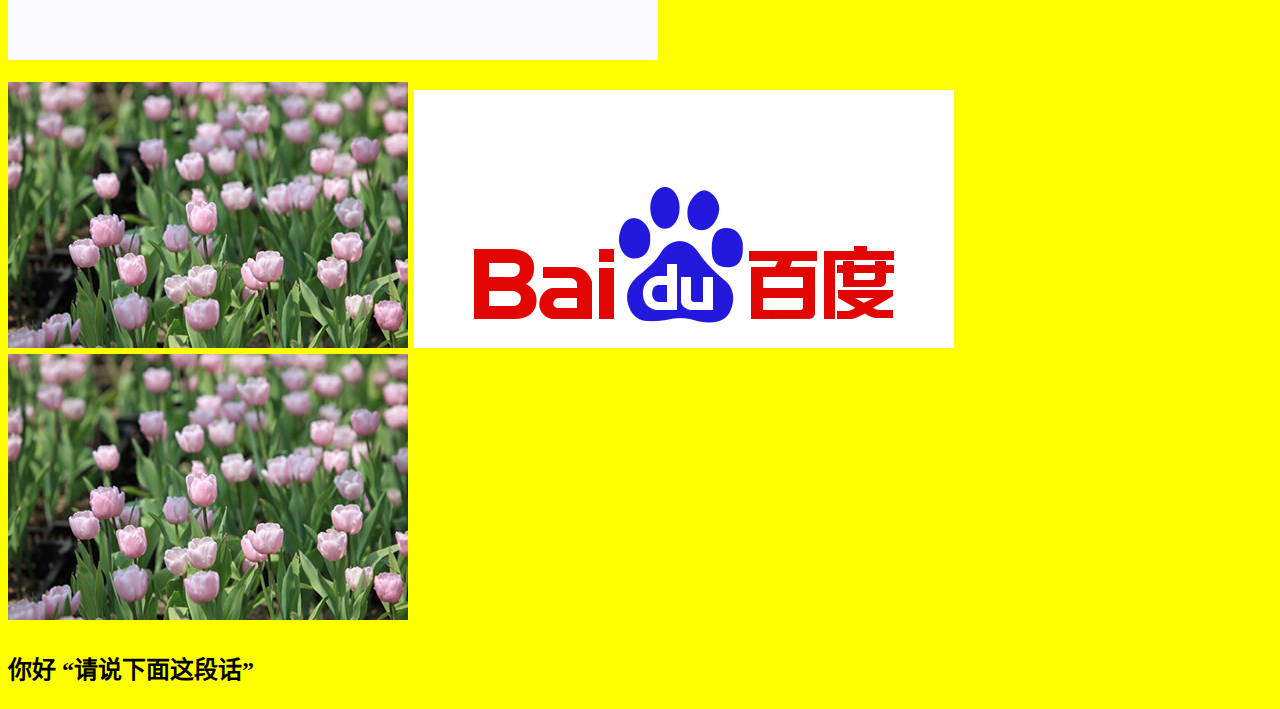
<file: dome/dome1.html>
<!DOCTYPE html>
<html lang="zh-cn">
<head>
    <meta charset="UTF-8">
  <script type="text/javascript" defer src="https://ss1.bdstatic.com/5eN1bjq8AAUYm2zgoY3K/r/www/cache/static/protocol/https/jquery/jquery-1.10.2.min_65682a2.js"></script>
    <title>有问题，上知乎</title>
  <style>
    .login{
      width: 250px;
      height:161px;
      background-color: #b3d4fc;
      margin:0px 0px 0px 0px;
     position:relative; border:black 1px solid;
      left: 550px;top: -500px;
      text-align: center;
    }
    .login1{
      width: 648px;
      height: 785px;
      background-color: #fbfbff;
      margin: 0px 0px 0px 0px;
      position: relative; border: #fbfbff 1px solid;
    }
    .box{
      height: 160px;
      padding: 30px;
      box-sizing: border-box;
      background-color: #222222;
    }
    .child{
      height: 100%;
      background: mediumvioletred;
    }
    .rel{
      position: relative;
    }
    .rel>.chlid{
      width: 100%;
      position:absolute;
    }
    .login{
      min-height: 0;
      transition: min-height .3s;
    }
    .login:hover{
      min-height: 243px; background-color: mediumvioletred;font-size: 150%;;
    }
    .center{
      transition: all 0.4s ease-in-out;
      -webkit-transition:all 0.4s ease-in-out;
    -moz-transition:all 0.4s ease-in-out;
      -o-transition: all 0.4s ease-in-out;
      text-align: center;
    }
    .center:hover{
      transform: scale(1.2);
      -webkit-transform: scale(1.2);
      -o-transform: scale(1.2);
      -ms-transform: scale(1.2);
    }
    .box.rel{
      width: auto;
      height: 100px;
      background-color: cyan;

    }
    .img1{
      width: 300px;
      height: 100px;
    }
    div{
      background-color: greenyellow;
    }
    span{
      display: inline-block;
    }
    .file{
      size: 500px;
    }
    .div:before{
      content: url("../img/bd_logo1.png");
      display: block;
      width: 200px;
      height: 200px;
    }
    .h1{
      content: url("../img/flower.jpg");
    }
    .flower:hover{content: url("../img/bd_logo1.png")}
    .bd_logo1.png{
      width: 600px;
      height: 300px;
    }
    .h2{
      width: 600px;
      height: 300px;s
    }
    img::after{
      content: attr(alt);
      position: absolute;bottom: 0;
      width: 100%;
      background-color: #222222;
      transition:transform .2s;
    }
    img:hover::after{
      transform: translateY(0);
    }

  </style>
</head>
<body bgcolor="yellow">

<h1 class="center">有问题，上知乎！</h1><!--这是一个标题-->
<h2 style="background-color: antiquewhite; famliy:verdana;" >This is heading 2</h2>
<address><!--在段落中插入链接-->
  Written by <a href="mailto:webmaster@example.com"><abbr title="www.baiddu.com">3秒后未跳转页面，请点击此处！</abbr>
    <br /></a>.<br>
  Visit us at:<br>
  Example.com<br>
  Box 564, Disneyland<br>
  USA
</address>
<p style="font-family: Arial;color: red;font-size: 20px">上面是标题，我是段落</p>
<h3>This is heading 3</h3><!--这又是一个标题-->
<p><big>上面的标题在页面中进行了居中排列。</big>
  <br>上面的标题在页面中进行了居中排列。<br>
  <small>上面的标题在页面中进行了居中排列。</small>
</p>
<hr />
<p align="right">这是段落1。<em>标签</em> </p><hr/>
<p align="center">这是段落2。</p><hr/>
<div class="title1" align="center">
  <h1 align="content">请点击下面的链接</h1>
<a href="http://www.w3school.com.cn">
  This is a link</a>
  <input type="file" size="10">
  <textarea cols="20" rows="3"></textarea>
    </div>
<div class="login" align="center">
  <p>请输入手机号</p><hr/>
  <p>请输入验证码</p><hr/>
  <p><a href="mailto:webmaster@example.com">点击登陆</a></p><hr>
  <p><abbr title="etcetera">etc.</abbr>
    <br />
    <acronym title="World Wide Web">WWW</acronym></p>
</div>

<div class="login1">
  <p  style="font-family1":Arial;color:rosybrown;>
    注册知乎，发现更多可信赖解答
  </p>
</div>

</div>
<div>

  <h1></h1>
</div>
<h2>
<img class="flower" src="../img/flower.jpg">
<img src="../img/bd_logo1.png" >
  <img src="../img/flower.jpg">
  <p>你好
    <q>请说下面这段话</q>
  </p>
  </h2>

</body>
</html>
</file>
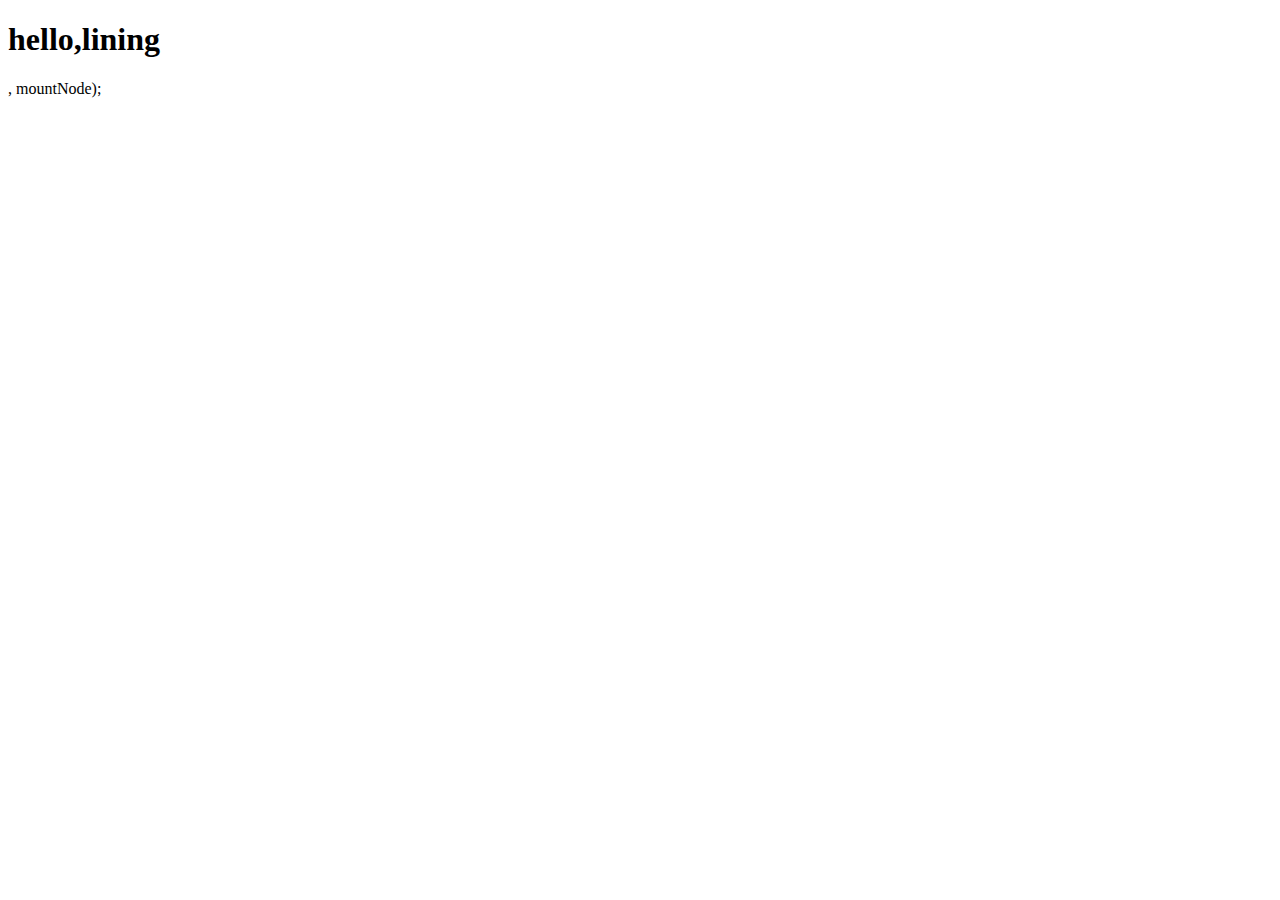
<file: dome/java jichu.html>
<!DOCTYPE html>
<html lang="en">
<head>
    <meta charset="UTF-8">
    <title>Title</title>
  <script type="text/javascript" defer="defer" src="../js/nianji.js"></script>
  <script>
    function hello(user) {
    return"<h1>hello,"+user+"</h1>";
  }
  </script>
  <script>
    document.write(promt)
    var age =promt('您好，请输入你的年级',"");
    switch (age) {
      case "1":
        alert("你上一年级！");
        break;
      case "2":
        alert("你上二年级！");
        break;
      case "3":
        alert("你是三年级！");
        break;
      default:
        alert("不知道你上几年级");
    }
  </script>
</head>
<script>
  var user ="lining";
</script>
<body>
<script>
  document.write(hello(user));
</script>
<div class="shurukuang" import { InputNumber } from 'antd';

  function onChange(value) {
  console.log('changed', value);
  }

  ReactDOM.render(<InputNumber min={1} max={10} defaultValue={3} onChange={onChange}>, mountNode);</div>
</body>
</html>
</file>
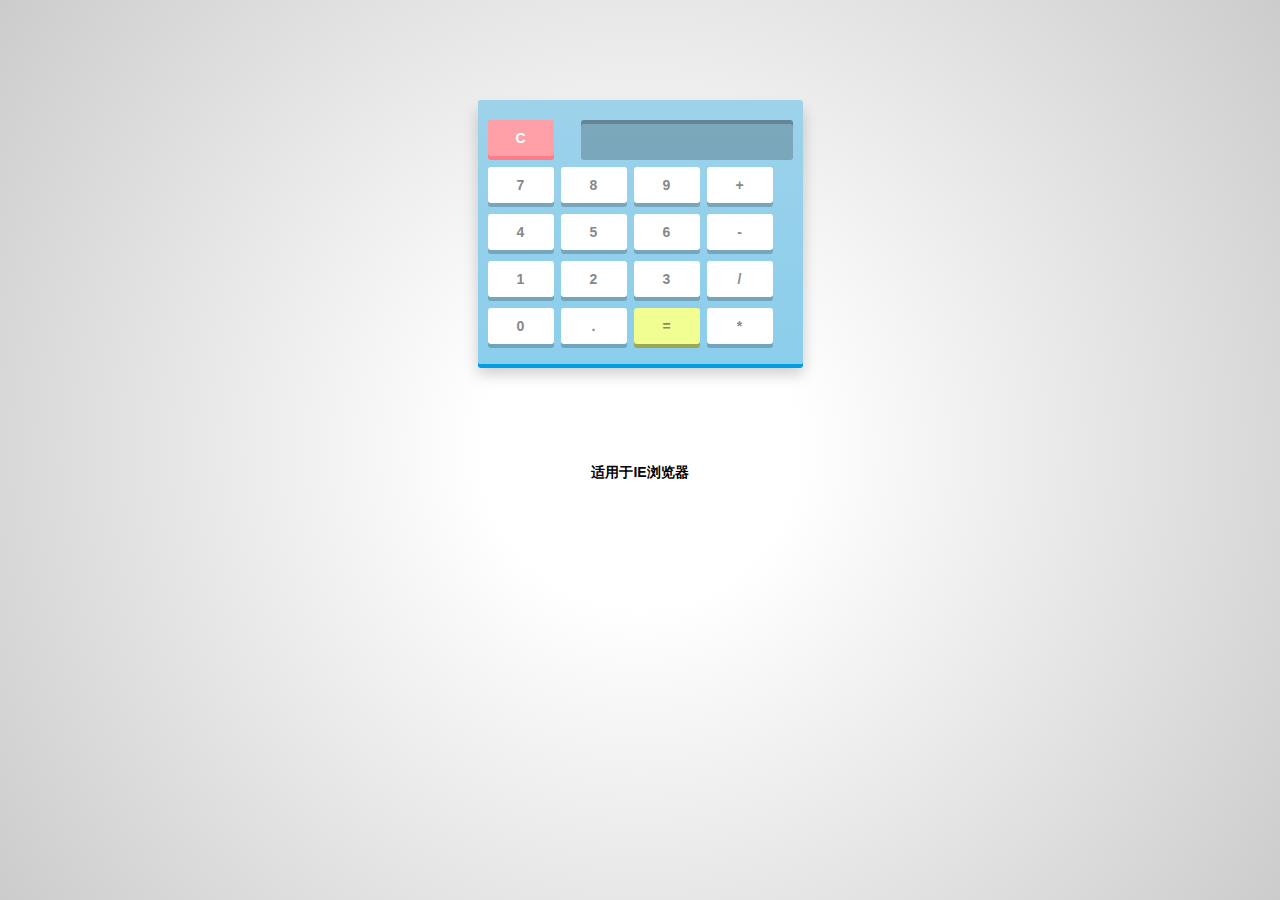
<file: dome/jisuanqi.html>
<!DOCTYPE html>
<html lang="en">
<head>
    <meta charset="UTF-8">
    <title>计算器</title>
  <link rel="stylesheet" href="css/jisuanqicss.css">
</head>
<body>
<div id="jisuanqi">

  <div class="top">
    <span class="clear">C</span>
    <div class="screen"></div>
  </div>

  <div class="keys">

    <span>7</span>
    <span>8</span>
    <span>9</span>
    <span class="operator">+</span>
    <span>4</span>
    <span>5</span>
    <span>6</span>
    <span class="operator">-</span>
    <span>1</span>
    <span>2</span>
    <span>3</span>
    <span class="operator">/</span>
    <span>0</span>
    <span>.</span>
    <span class="eval">=</span>
    <span class="operator">*</span>
  </div>
</div>
<script src="js/zzsc.js" type="text/javascript" type="text/javascript"></script>
<script src="js/prefixfree-1.0.7.js" type="text/javascript" type="text/javascript"></script>
<div style="text-align:center;clear:both">
  <p>适用于IE浏览器</p>
</div>
</body>
</html>
</file>
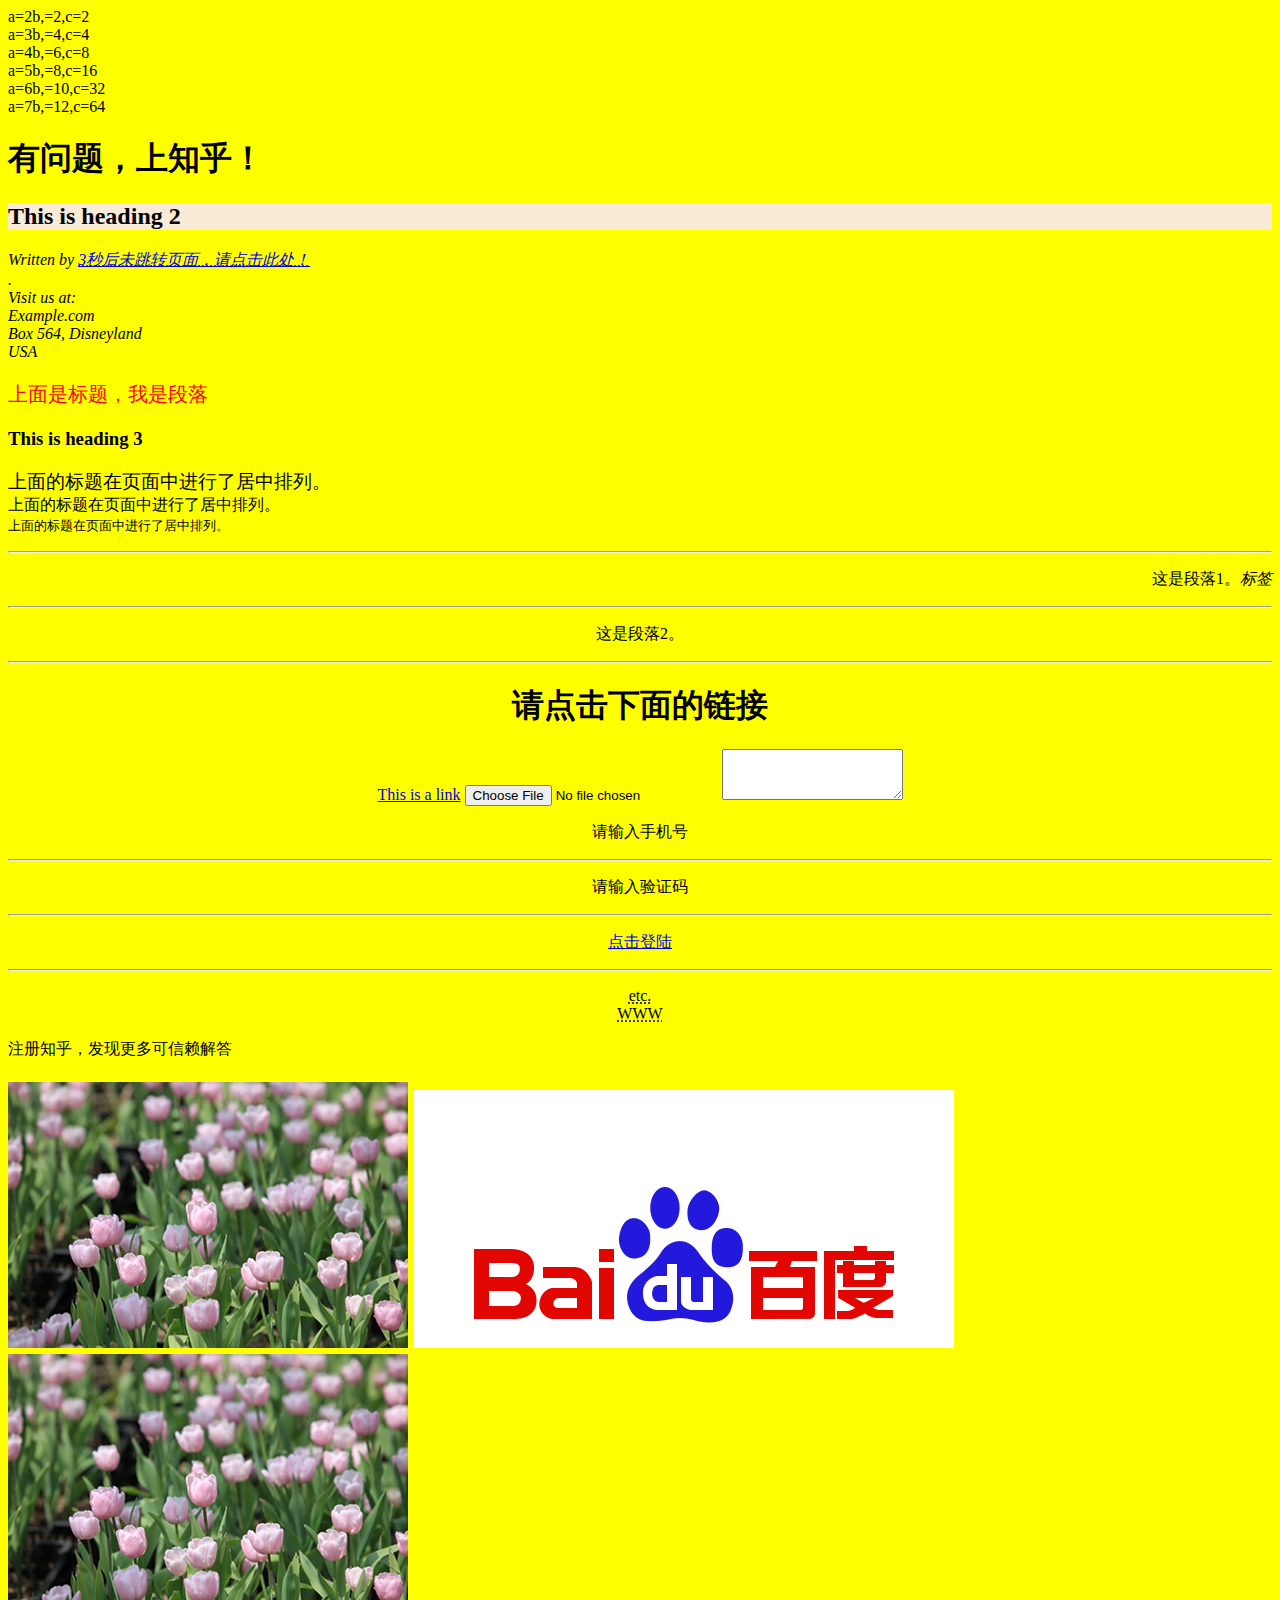
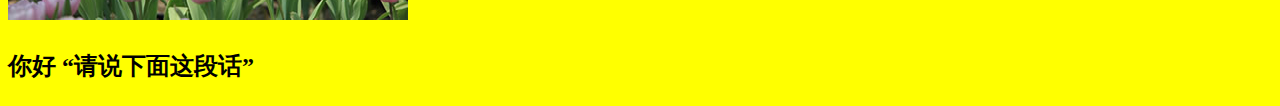
<file: dome/nianjitext.html>
<!DOCTYPE html>
<html lang="en">
<head>
    <meta charset="UTF-8">
    <title>Title</title>
  <script>
try {
  alert("执行程序");
  var err = new Error("异常")
  throw err;
}
catch (e) {
  alert("错误名称："+e.name+"\n错误信息："+e.message);
}
finally {
  alert("finally")
}
  </script>
  <script>
    for (var a = 2,b = 2, c = 2; a + b + c< 100;a ++,b += 2, c *= 2) {
      document.write("a="+ a +"b,=" +b +",c=" + c +"<br/>");
    }
  </script>
  <script type="text/javascript" defer="defer" src="../js/nianji.js"></script>
</head>
<style>

</style>
<body>
<body bgcolor="yellow">

<h1 class="center">有问题，上知乎！</h1><!--这是一个标题-->
<h2 style="background-color: antiquewhite; famliy:verdana;" >This is heading 2</h2>
<address><!--在段落中插入链接-->
  Written by <a href="mailto:webmaster@example.com"><abbr title="www.baiddu.com">3秒后未跳转页面，请点击此处！</abbr>
    <br /></a>.<br>
  Visit us at:<br>
  Example.com<br>
  Box 564, Disneyland<br>
  USA
</address>
<p style="font-family: Arial;color: red;font-size: 20px">上面是标题，我是段落</p>
<h3>This is heading 3</h3><!--这又是一个标题-->
<p><big>上面的标题在页面中进行了居中排列。</big>
  <br>上面的标题在页面中进行了居中排列。<br>
  <small>上面的标题在页面中进行了居中排列。</small>
</p>
<hr />
<p align="right">这是段落1。<em>标签</em> </p><hr/>
<p align="center">这是段落2。</p><hr/>
<div class="title1" align="center">
  <h1 align="content">请点击下面的链接</h1>
  <a href="http://www.w3school.com.cn">
    This is a link</a>
  <input type="file" size="10">
  <textarea cols="20" rows="3"></textarea>
</div>
<div class="login" align="center">
  <p>请输入手机号</p><hr/>
  <p>请输入验证码</p><hr/>
  <p><a href="mailto:webmaster@example.com">点击登陆</a></p><hr>
  <p><abbr title="etcetera">etc.</abbr>
    <br />
    <acronym title="World Wide Web">WWW</acronym></p>
</div>

<div class="login1">
  <p  style="font-family1":Arial;color:rosybrown;>
    注册知乎，发现更多可信赖解答
  </p>
</div>

</div>
<div>

  <h1></h1>
</div>
<h2>
  <img class="flower" src="../img/flower.jpg">
  <img src="../img/bd_logo1.png" >
  <img src="../img/flower.jpg">
  <p>你好
    <q>请说下面这段话</q>
  </p>
</h2>

</div>
</body>
</html>
</file>
<file: dome/css/lianjiawangcss.css>
body{
  width: 100%;
  height: 100%;
}
.ditu{
  background: black;
  width:100%;
  height: 100%;
  background-attachment: fixed;
  background-position: center 0;
  display: block;
  margin: 0 0 0 0;
  position: absolute;
  left: 0;
  top: 0;

}
.tubiao2{
  width: 167px;
  height: 79px;
  position: relative;

}
.dingweitu{
  width: 76px;
  height: 65px;
  position: relative;
 margin: 0px 0 0 270px;
}
.shafa{
  width: 76px;
  height: 65px;
  position: relative;
  margin:0px 0px  0px 450px;
}
.tubiao{
  height: 365px;
  width: 100%;
  background: white;
  display: block;
  position: absolute;
  top: 610px;
  margin: 0 0 0 0;;
}
.text1{
  width: 290px;
  height: 100px;
  margin-left: 170px;
  margin-top: 0px;
  text-align: center;
}
.text2{
  width: 290px;
  height: 100px;
  margin-left: 690px;
  margin-top: -120px;
  text-align: center;
}
.tubiao2{
  background:transparent;
  width: 125px;
  height: 60px;
  position: relative;
  padding-top: 25px;
  margin-left: 35px;
}
.hengliebiao{
  width: 680px;
  height: 46px;
  display: block;
  position: absolute;
  margin-left: 650px;
  margin-top: -60px;
}
.suzhou{
  width: 65px;
  height: 30px;
  background-color: rgba(0,0,0,0.25);
  border-radius:20px;
  border:rgba(0,0,0,0.25) ;
  position: absolute;
  margin-top: -40px;
  margin-left: -480px;
}
.ljbt{
  color: white;
  font-size: 30px;
  display: block;
  position: absolute;
  margin:30px 0px 0px 360px ;
  padding-bottom: 0px;2
}
.shurukuang{
  width: 700px;
  height: 55px;
  position: relative;
  margin-bottom: -900px;
  margin-left: -117px;
}
.anniu{
  width:100px;
  height: 60px;
  background: #00ae66;
  font-size: 18px;
  color: #fff;
  position: absolute;
  margin-left: 0px;
  right: 0px;
  top: 160px;
  border:0px;
}
div  div ul {
  display: block;
  color: white;
  position: absolute;
  margin-left: -390px;
  margin-top: 165px;
}
.hengliebiao text3:hover ul{
  font-size: 20px;
  color: #d3545d;
}
.div h1{
  display: block;
  margin-top: 500px;
  padding-bottom: 500px;
}
.shoujitu{
  width:auto;
  display: block;
  background-position: center 0;
  position: absolute;
  margin-top: 750px;
  padding: 0 0 0 0;

}
.biaoti p{
  font-size: 15px;
  font-weight: 300;
  position: absolute;
  margin-bottom: -20px;
  top: 188px;
  left: 30px;
}
.biaoti h1{
  font-size:75px;
  font-weight: 500;
  position: absolute;
  margin-bottom: 0px;
  top: 20px;
  left: 50px;
}
.biaoti h2{
  font-size: 45px;
  font-weight: 100;
  position: absolute;
  margin-top: 10px;
  top: 12px;
  left: 65px;
}
.ershoufangtu ul{
  width: 100%;
  height: 700px;
  background: white;
  position: absolute;
  display: flex;
  justify-content: space-between;
  list-style: none;
  margin: 0 0 0 0;
  padding-left: 0px;
  left: 0px;
  top: 1247px;s

}
.ershoufangtu li{
  width: 280px;
  height: 210px;
  background: #d3545d;
}
.ershoufangtu li span{
  position: absolute;
  left: 208px;
  top: 0;
  width: 72px;
  height: 30px;
  background-image: url(../../img/必看好房.png);
  background-size: 100%
}
.ershoufangtu li:before{
  position: absolute;
  right: 0;
  top: 0;
  width: 72px;
  height: 30px;
  background-image: url(../../img/必看好房.png);
  background-size: 100%
  }
.ershoufangtu li:after{
  position: relative;
  display: block;
  right: 0;
  top: 0;
  width: 72px;
  height: 30px;
  background-image: url(../../img/必看好房.png);
  background-size: 100%
}
.ershoufangtu li{
  position: relative;
  padding-right: 0px;
  padding-toptop: 0px;
  width: 72px;
  height: 30px;
  background-image: url(../../img/必看好房.png);
  background-size: 100%
}
</file>
<file: css/zhihu.css>
.quanbu{
  width: 100%;
  height: auto;
  overflow-x: hidden;
  overflow-y: auto;
  background: #b8e5f8;
  display: block;
  position: absolute;
}
.beijingtu1{
  width: 100px;
  height:auto;
  padding: -50px 0px ;
  margin: 0 0 0 0;
  display: block;
  position: absolute;
  background-size: 100% auto;s
}
.SignFlowHomePage-content{
  overflow: visible;
  display: block;
  width:432px;
  height: 549px;
  position: absolute;
  left: 50%;
  top:50%;
  margin-top:50px;
  margin-left:-216px;
  text-align: center;
  background: white;
}
.signContainer-content{
  fill: #0084ff;
  text-align: center;
  margin-top: 35px;
}
.SigFlowHeader-slogen{
  text-align: center;
  color: #0084ff;
  font-size: 22px;
  margin-bottom: 5px;
}
.Register{
  width: 432px;
  height: 283.67px;
  text-align: center;
  background-color: #0084ff;
  position: absolute;
  display: block;
  margin: 0 auto;
}
.Register{
  width: 352px;
  height: 247px;
  margin: 0 auto;
  padding: 0 40px 36px 40px;
  background-color: white;
  position: absolute;
  display: block;
}
.SignFlow-account{
  width: 352px;
  height: 48px;
  border-bottom: 1px solid #ebebeb;
  position: absolute;
  margin-left: 40px;
  margin-top: 40px;
}
.SignFlow-supportedCounteriesSelectContainer{
  width: 72px;
  height: 35px;
  display: block;
  position: relative;
  left: 12px;
  top:20px;
  color: #b0b3b4;
  font-size: 17px;
  font-weight: lighter;
}
.SignFlow-accountSeperator{
  color: #b0b3b4;
  position: absolute;
  left: 105px;
  top: 19px;
  display: block;
  font-size: 17px;
  font-weight: lighter;
}
.button1{
  width: 120px;
  height: 30px;
  position: relative;
  left: 114px;
  top: 11px;
  color: #175199;
  background: transparent;
  border: transparent;
  font-weight: lighter;
}
.shangxia{
  width: 5px;
  height: 50px;
  position: relative;
  left: 20px;
  top: 30px;
  float: left;
  margin: 10px 10px 10px;
  display: block;
  color: black;
  font-weight: lighter;
}
input{
  width: 200px;
  height: 30px;
  background: white;
  color: #b0b3b4;
  border:transparent;
  position: relative;
   left: 40px;
   top:-22px;
  font-size: 15px;
  font-weight: lighter;
}
.Zi{
  position: relative;
  left: 20px;
  top: -15px;
}
.Register-SMSInput{
   width: 352px;
  height: 48px;
  position: relative;
  border-bottom: 1px solid #ebebeb;
  left: 40px;
  top: 100px;
  font-weight: lighter;
}
.joinus{
  width:200px;
  height: 30px;
  left: -81px;
  top: -18px;
  color:#b0b3b4;
  font-weight: lighter;
}
.button3{
  width:200px;
  height:30px;
  left: 102px;
  top: -8px;
  font-weight: lighter;
  color: #175199;
}
.button4{
  width: 352px;
  height: 35px;
  left: 0px;
  top: 35px;
  font-weight:lighter;
  color: white;
  background: #0084ff;
  border-radius: 2px;
}
.guild{
  width:352px;
  height: auto;
  position: relative;
  left: -19px;
  top: 53px;
  font-weight: lighter;
  font-size: 13px;
  color: #b0b3b4;
}
.service{
  position: relative;
  left: 23px;
  top: 0px;
  background: white;
  border: transparent;
  color: #175199;
  font-size: 13px;
  padding: 0 0 0 0;
}
.loginbar1{
  position:absolute;
  left: 0px;
  top: 490px;
  width: 100%;
  height: 58px;
  background:#f6f6f6;
  font-weight: 400;
  font-size: 15px;
  border-top: #ebebeb 1px solid;
  box-shadow: #b0b3b4;
}
.zhanghao{
  position: absolute;
  left:148px;
  top: 20px;
}
.button5{
  position: absolute;
  left: 135px;
  top: 15px;
  margin-left: 10px;
  color: #175199;
  background: transparent;
  font-size: 15px;
}
.Button{
  width: 432px;
  height: 45px;
  background: #8590a6;
  position: absolute;
  left: 0px;
  top: 600px;
  font-size: 15px;
  border:transparent;
  color: white;
}
.bottombox{
  width: 1000px;
  height: 200px;
  background: transparent;
  position: absolute;
  top: 700px;
  left: 443px;
  color: white;
}
</file>
<file: demo/css/zzsc.css>
@charset "utf-8";
/* 基本浏览器重置 */
* {
	margin: 0;
	padding: 0;
	box-sizing: border-box;
	/* 设置字体 */
	font: bold 14px Arial, sans-serif;
}
/*  背景渐变设置为径向渐变 */
html {
	height: 100%;
	background: white;
	background: radial-gradient(circle, #fff 20%, #ccc);
	background-size: cover;
}
/* 使用box-shadow，创造3D特效 */
#calculator {
	width: 325px;
	height: auto;
	margin: 100px auto;
	padding: 20px 20px 9px;
	background: #9dd2ea;
	background: linear-gradient(#9dd2ea, #8bceec);
	border-radius: 3px;
	box-shadow: 0px 4px #009de4, 0px 10px 15px rgba(0, 0, 0, 0.2);
}
/* 顶部 */
.top span.clear {
	float: left;
}
/* 使用内阴影inset，创造缩进效果 */
.top .screen {
	height: 40px;
	width: 212px;
	float: right;
	padding: 0 10px;
	background: rgba(0, 0, 0, 0.2);
	border-radius: 3px;
	box-shadow: inset 0px 4px rgba(0, 0, 0, 0.2);
	/* 设置字体、排版 */
	font-size: 17px;
	line-height: 40px;
	color: white;
	text-shadow: 1px 1px 2px rgba(0, 0, 0, 0.2);
	text-align: right;
	letter-spacing: 1px;
}
/* 清除浮动 */
.keys, .top {
	overflow: hidden;
}
/* 设置键盘统一样式 */
.keys span, .top span.clear {
	float: left;
	position: relative;
	top: 0;
	cursor: pointer;
	width: 66px;
	height: 36px;
	background: white;
	border-radius: 3px;
	box-shadow: 0px 4px rgba(0, 0, 0, 0.2);
	margin: 0 7px 11px 0;
	color: #888;
	line-height: 36px;
	text-align: center;
	/* 设置内容不可选 */
	user-select: none;
	/* 使用 css3 transitions，使得键盘样式变化更为平滑 */
	transition: all 0.2s ease;
}
/* 设置操作符、计算符、清除等按键的特殊样式 */
.keys span.operator {
	background: #FFF0F5;
	margin-right: 0;
}
.keys span.eval {
	background: #f1ff92;
	box-shadow: 0px 4px #9da853;
	color: #888e5f;
}
.top span.clear {
	background: #ff9fa8;
	box-shadow: 0px 4px #ff7c87;
	color: white;
}
/* 数字键鼠标移入效果 */
.keys span:hover {
	background: #9c89f6;
	box-shadow: 0px 4px #6b54d3;
	color: white;
}
/* 计算符鼠标移入效果 */
.keys span.eval:hover {
	background: #abb850;
	box-shadow: 0px 4px #717a33;
	color: #ffffff;
}
/* 清除键鼠标移入效果 */
.top span.clear:hover {
	background: #f68991;
	box-shadow: 0px 4px #d3545d;
	color: white;
}
/* 
 *模拟键盘按下效果
 *当键盘按下时，去除box-shadow，并且将该按键下移一个像素
 */
.keys span:active {
	box-shadow: 0px 0px #6b54d3;
	top: 4px;
}
.keys span.eval:active {
	box-shadow: 0px 0px #717a33;
	top: 4px;
}
.top span.clear:active {
	top: 4px;
	box-shadow: 0px 0px #d3545d;
}
</file>
<file: dome/css/jisuanqicss.css>
@charset "utf-8";

*{
 margin: 0;
  padding: 0;
  box-sizing: border-box;

  font:bold 14px Arial, sans-serif;
}

html{
  height: 100%;
  background: white;
  background: radial-gradient(circle, #fff 20% ,#ccc);
  background-size: cover;
}

#jisuanqi {
  width: 325px;
  height: auto;
  margin: 100px auto;
  padding: 20px 10px 9px;
  background: #9dd2ea;
  background: linear-gradient(#9dd2ea , #8bceec);
  border-radius: 3px;
  box-shadow: 0px 4px #009de4,0px 10px 15px  rgba(0, 0, 0, 0.2);
}

.top span.clear {
  float: left;
}

.top .screen{
  height: 40px;
  width: 212px;
  float: right;
  padding: 0 10px;
  background: rgba(0,0,0,0.2);
  border-radius: 3px;
  box-shadow: inset 0px 4px rgba(0,0,0,0.2);

  font-size: 17px;
  line-height: 40px;
  color: white;
  text-shadow: 1px 1px 2px rgba(0,0,0,0.2);
  text-align: right;
  letter-spacing:1px ;
}

.keys, .top{
  overflow: hidden;
}

.keys span, .top span.clear{
  float: left;
  position: relative;
  top: 0;
  cursor: pointer;
  width: 66px;
  height: 36px;
  background: white;
  border-radius: 3px;
  box-shadow: 0px 4px rgba(0,0,0,0.2);
  margin: 0 7px 11px 0;
  color: #888;
  line-height: 36px;
  text-align: center;

  user-select: none;

transition: all 0.2s ease;
}

.key span.operator {
background: #FFF0F5;
  margin-right: 0;
}
.keys span.eval{
  background: #f1ff92;
  box-shadow: 0px 4px #9da853;
  color: #888e5f;
}
.top span.clear {
  background: #ff9fa8;
  box-shadow: 0px 4px #ff7c87;
  color: white;
}

.keys span:hover{
  background: #9c89f6;
  box-shadow: 0px 4px #6b54d3;
  color: white;
}

.keys span. eval:hover{
  background: #abb850;
  box-shadow: 0px 4px #717a33;
  color: #ffffff;
}

.top span.clear:hover{
  background: #f68991;
  box-shadow: 0px 4px #d3545d;
  color: white;
}




.keys span:active{
  box-shadow: 0px 0px #6b54d3;
  top: 4px;
}
.keys span.eval：active{
box-shadow: 0px 0px #717a33;
  top: 4px;
}
.top span. clear:active{
  top: 4px;
  box-shadow: 0px 0px #d3545d;
}
</file>
